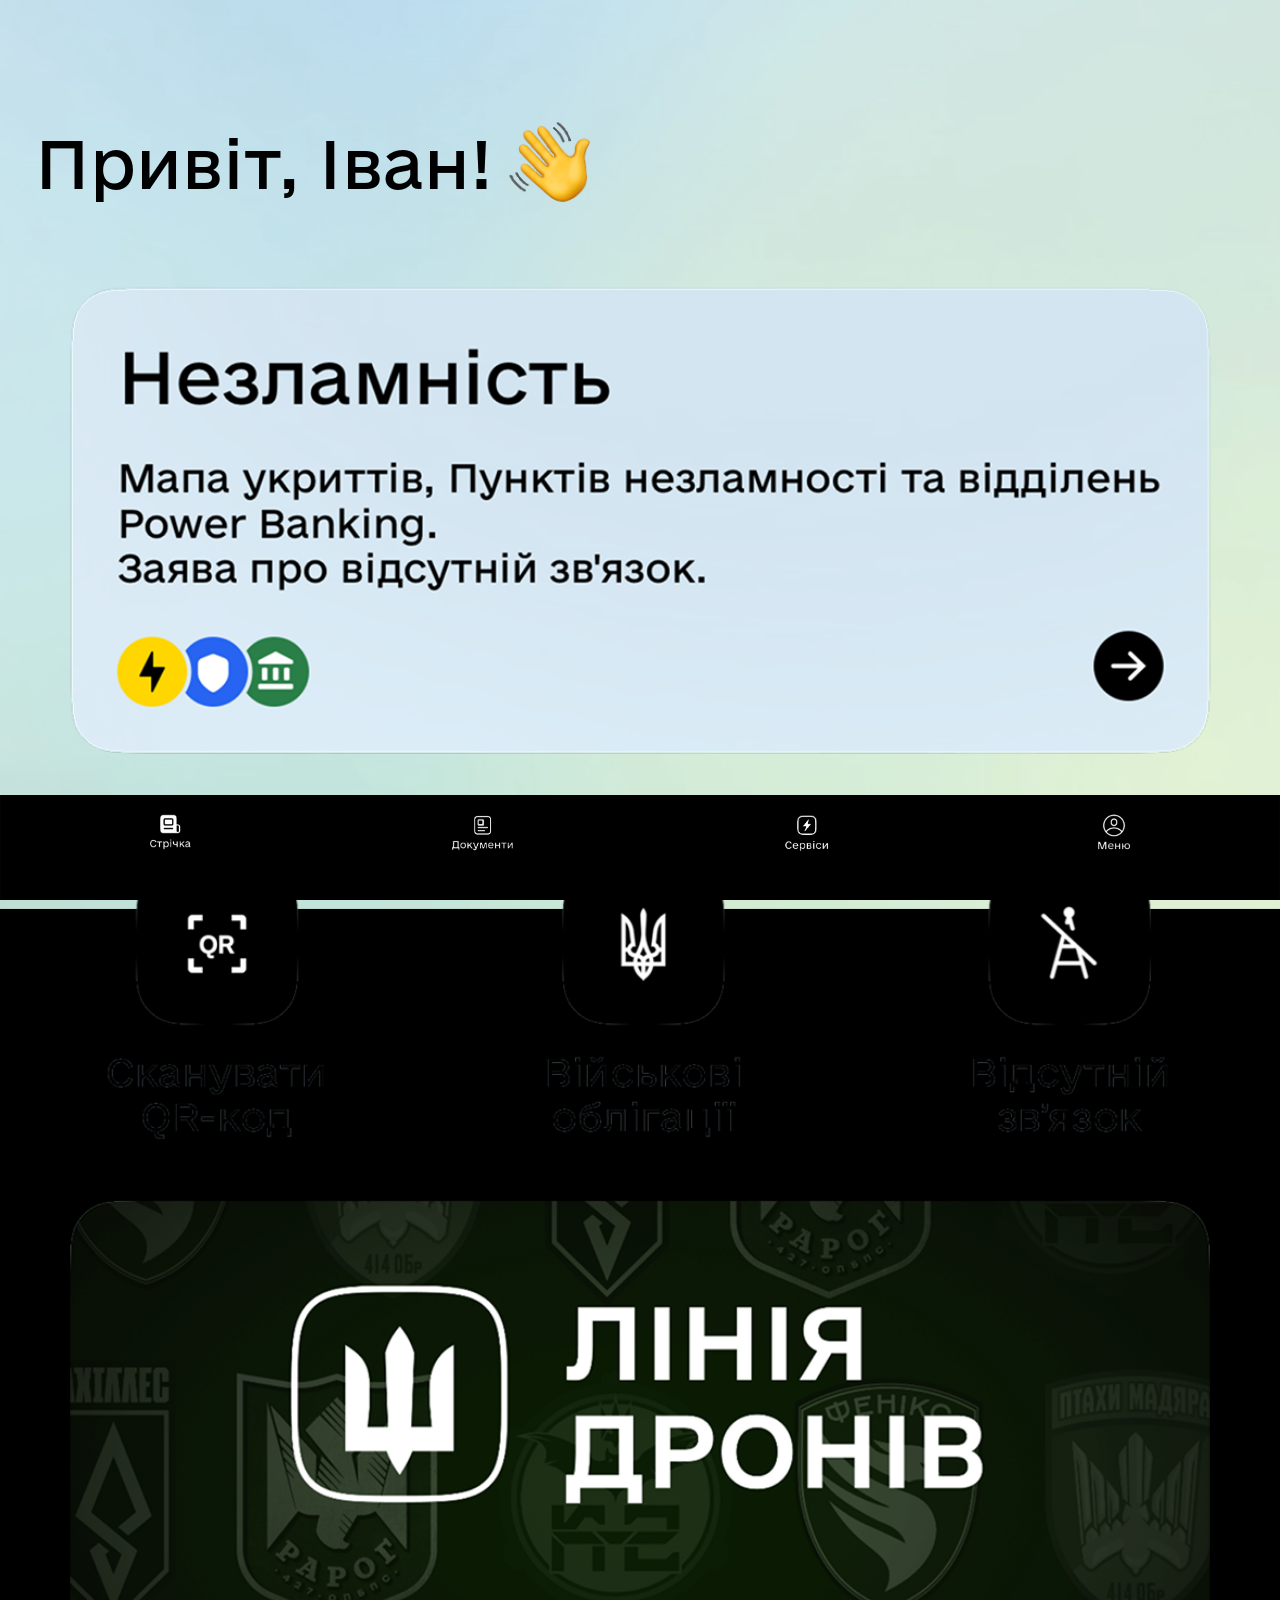
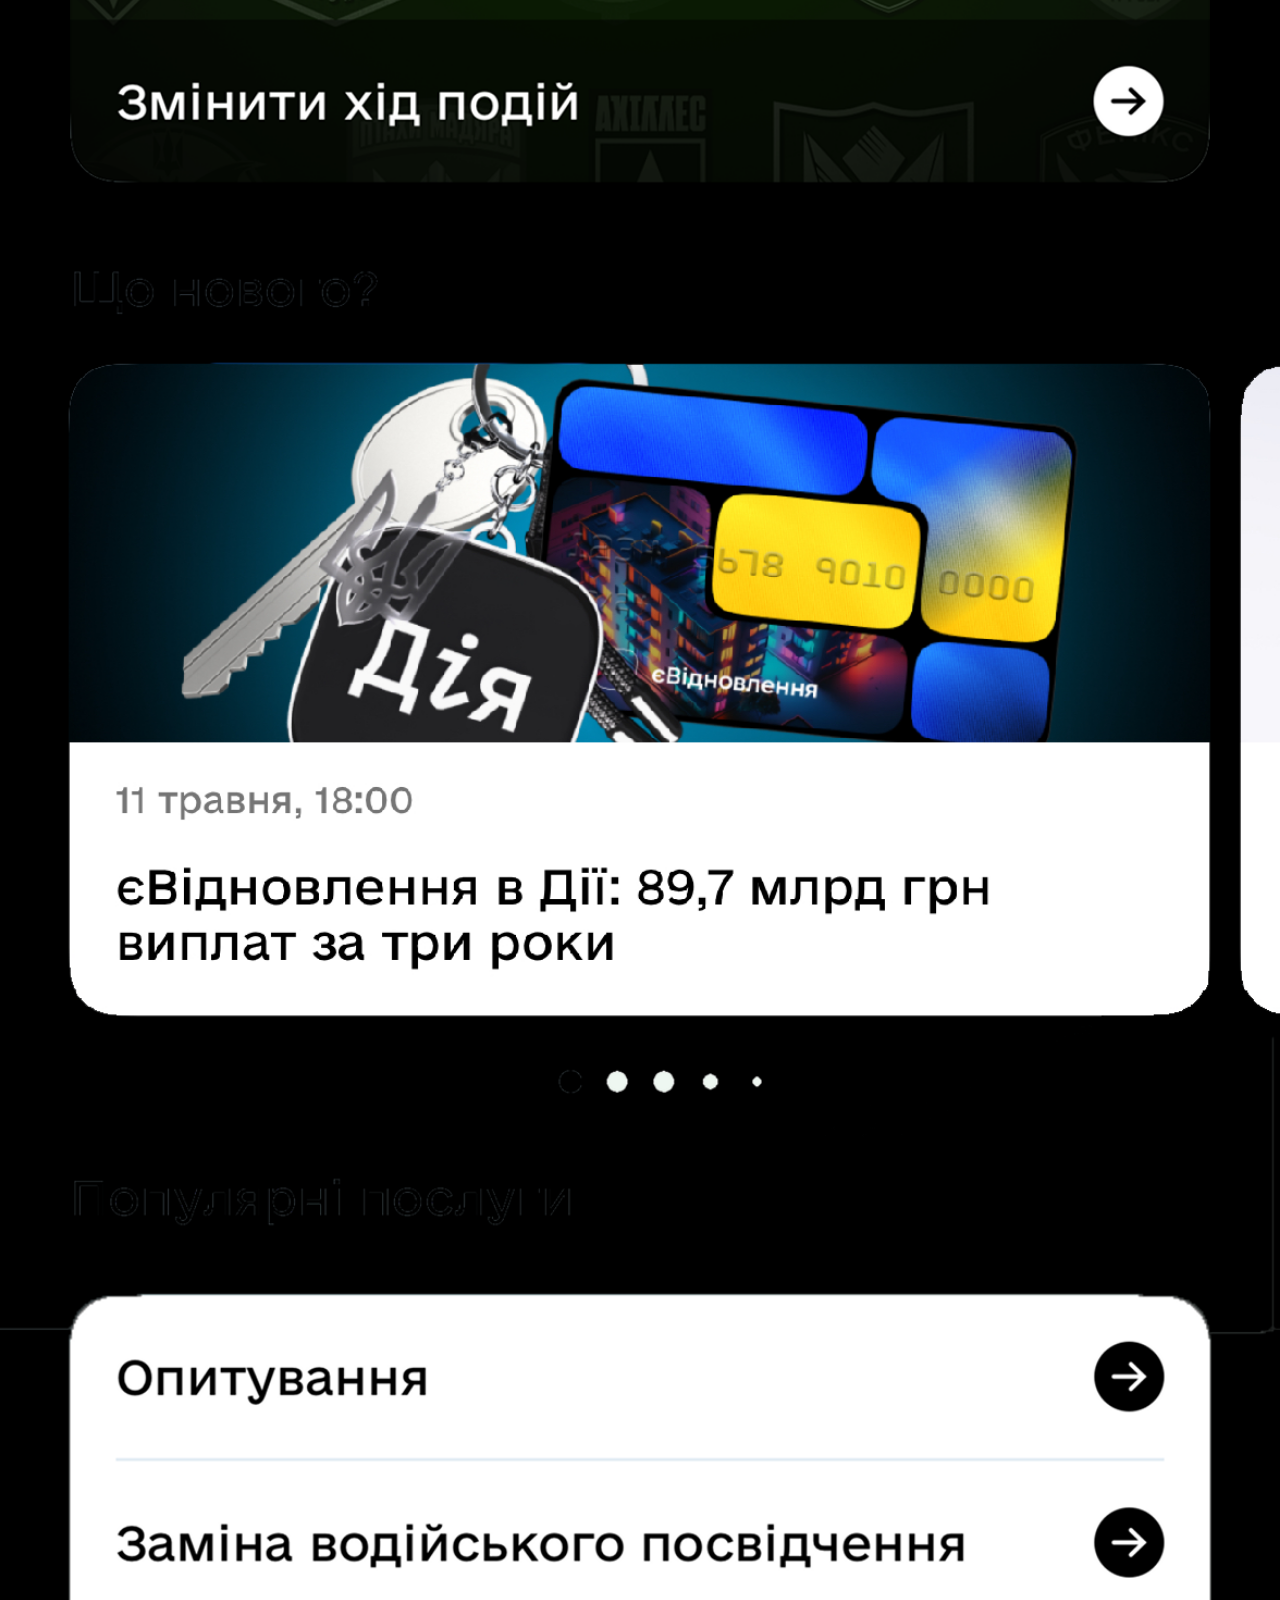
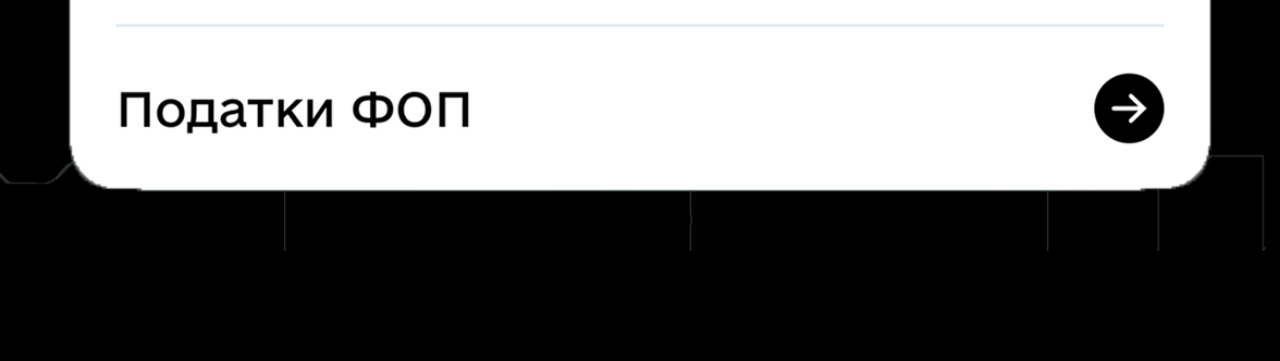
<file: index.html>
<!DOCTYPE html>
<html lang="ru">
<head>
    <meta charset="UTF-8">
    <!-- Правильный Viewport для веб-приложений -->
<meta name="viewport" content="width=device-width, initial-scale=1.0, maximum-scale=1.0, user-scalable=no, viewport-fit=cover">

<!-- Связь с манифестом -->
<link rel="manifest" href="manifest.json">

<!-- Иконка для iPhone/iPad -->
<link rel="apple-touch-icon" href="assets/images/icon-192.png">

<!-- Настройки для iOS, чтобы скрыть интерфейс браузера -->
<meta name="apple-mobile-web-app-capable" content="yes">
<meta name="apple-mobile-web-app-status-bar-style" content="black-translucent">
<meta name="apple-mobile-web-app-title" content="ИмяПриложения">
    
    <link rel="stylesheet" href="style.css">
</head>
<body class="index-page">
    
    <script src="script.js"></script>

    <main class="main-content">

        <div class="welcome-header">
            <span class="welcome-text">Привіт, Іван!</span>
            <img src="assets/images/emoji.png" class="welcome-emoji" alt="emoji">
        </div>

        <!-- <img src="assets/images/welcome_widget.png" class="widget" alt="Header">  -->
        <img src="assets/images/upper_window.png" class="widget" alt="Widget 2">
        <img src="assets/images/three_icons.png" class="widget" alt="Widget 3">
        <img src="assets/images/middle_widget.png" class="widget" alt="Widget 4">
        <img src="assets/images/bottom_widgets.png" class="widget" alt="Footer Widget">
    </main>

    <nav class="bottom-menu">
        <img src="assets/images/menu_bar.svg" class="menu-bg" alt="">
    
        <div class="menu-icons">
            <a href="index.html" class="menu-item active">
                <img src="assets/images/news_icon2.png" alt="News" class="icon-news">
            </a>
            <a href="documents.html" class="menu-item">
                <img src="assets/images/documents_icon1.png" alt="Docs" class="icon-docs">
            </a>
            <a href="services.html" class="menu-item">
                <img src="assets/images/services_icon1.png" alt="Services" class="icon-services">
            </a>
            <a href="menu.html" class="menu-item">
                <img src="assets/images/menu_icon1.png" alt="Menu" class="icon-burger">
            </a>
        </div>
    </nav>
</body>
</html>
</file>
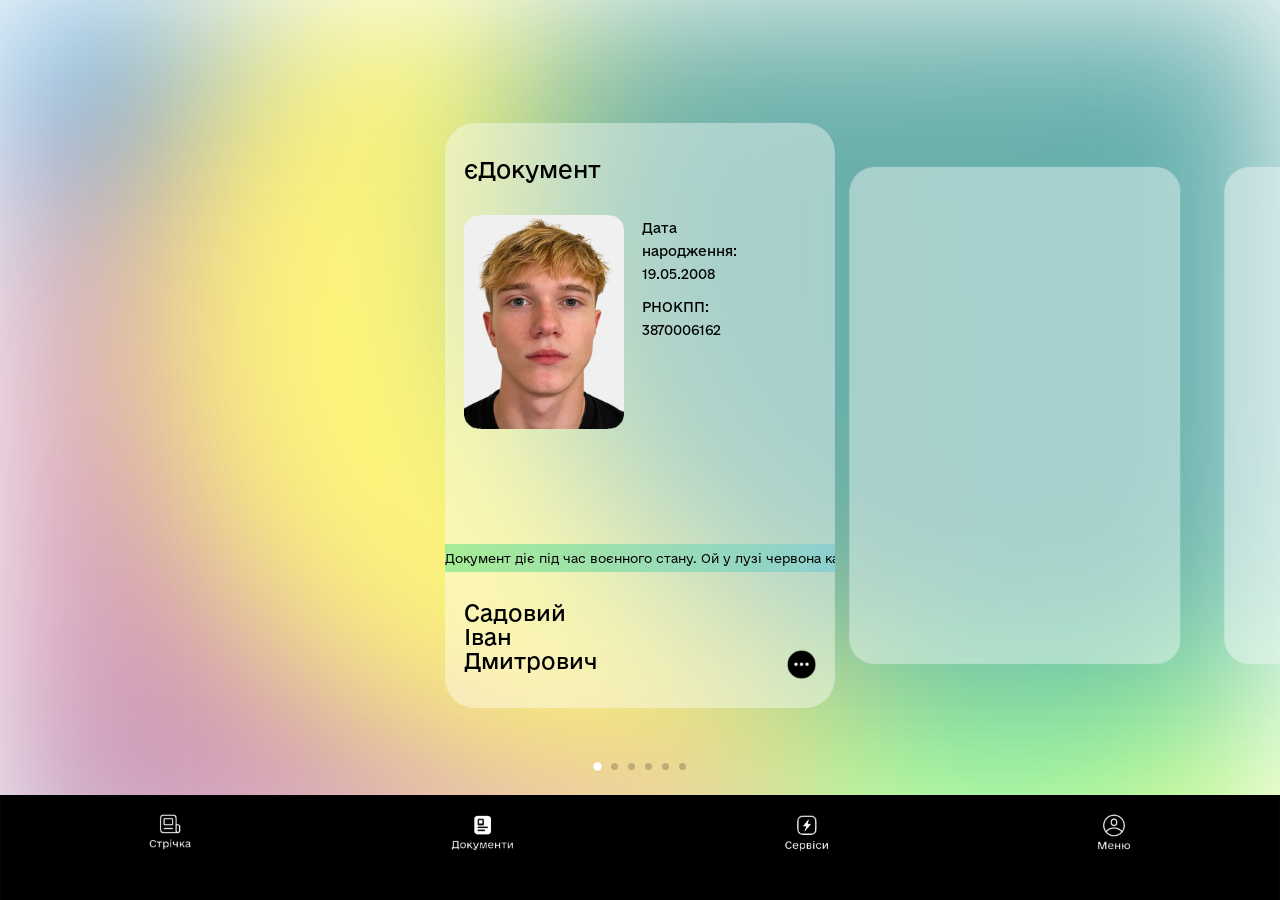
<file: documents.html>
<!DOCTYPE html>
<html lang="ru">
<head>
    <meta charset="UTF-8">
    <!-- Правильный Viewport для веб-приложений -->
<meta name="viewport" content="width=device-width, initial-scale=1.0, maximum-scale=1.0, user-scalable=no, viewport-fit=cover">

<!-- Связь с манифестом -->
<link rel="manifest" href="manifest.json">

<!-- Иконка для iPhone/iPad -->
<link rel="apple-touch-icon" href="assets/images/icon-192.png">

<!-- Настройки для iOS, чтобы скрыть интерфейс браузера -->
<meta name="apple-mobile-web-app-capable" content="yes">
<meta name="apple-mobile-web-app-status-bar-style" content="black-translucent">
<meta name="apple-mobile-web-app-title" content="ИмяПриложения">


    <link rel="stylesheet" href="style.css">
</head>
<body>
    <script src="script.js"></script>
    <div class="mesh-gradient">
        <div class="blob blob-1"></div>
        <div class="blob blob-2"></div>
        <div class="blob blob-3"></div>
        <div class="blob blob-4"></div>
        <div class="blob blob-5"></div> </div>

        <main class="main-content-fixed">
            <div class="cards-slider" id="cardsSlider">
                
                <div class="card-container">
                    <div class="card clickable-card card-1"> <div class="card-face card-front">
                            <img src="assets/images/doc_card_front.png" class="card-bg-img" alt="">
                            
                            <div class="card-header">єДокумент</div>

                           

                            <div class="card-portrait">
                                <img src="assets/images/portrait_place.png" alt="User Portrait" id="userPhoto">
                            </div>

                            <div class="card-info-block">
                                <div class="info-row">Дата</div>
                                <div class="info-row">народження:</div>
                                <div class="info-row">19.05.2008</div> <div class="info-spacer"></div> <div class="info-row">РНОКПП:</div>
                                <div class="info-row">3870006162</div>
                            </div>
                            
                            <div class="text-strip">
                                <div class="marquee">
                                    <span>Документ діє під час воєнного стану. Ой у лузі червона калина похилилася,
                                    чогось наша славна Україна зажурилася.
                                    А ми тую червону калину підіймемо,
                                    А ми нашу славну Україну, гей, гей, розвеселимо!Документ діє під час воєнного стану. Ой у лузі червона калина похилилася,
                                    чогось наша славна Україна зажурилася.
                                    А ми тую червону калину підіймемо,
                                    А ми нашу славну Україну, гей, гей, розвеселимо!</span>
                                    <span>Документ діє під час воєнного стану. Ой у лузі червона калина похилилася,
                                    чогось наша славна Україна зажурилася.
                                    А ми тую червону калину підіймемо,
                                    А ми нашу славну Україну, гей, гей, розвеселимо!Документ діє під час воєнного стану. Ой у лузі червона калина похилилася,
                                    чогось наша славна Україна зажурилася.
                                    А ми тую червону калину підіймемо,
                                    А ми нашу славну Україну, гей, гей, розвеселимо!</span>
                                </div>
                            </div>

                            <div class="card-fio">
                                <div class="fio-row">Садовий</div>
                                <div class="fio-row">Іван</div>
                                <div class="fio-row">Дмитрович</div>
                            </div>

                            <img src="assets/images/info_button.png" class="info-icon" alt="Info">
                        </div>

                        <div class="card-face card-back">

                            <img src="assets/images/quadrat.jpg" class="back-quadrat" alt="QR или инфо-квадрат">

                        </div>

                    </div>
                </div>
                <div class="card-container">
                    <div class="card clickable-card card-2"> <div class="card-face card-front">
            <img src="assets/images/doc_card_front.png" class="card-bg-img" alt="">
            
            <div class="text-strip">
                <div class="marquee">
                    <span> Документ оновлено о <span class="entry-time">00:00</span>     |   <span class="entry-date">00.00.0000</span> • Перевірено Державною податковою службою • Документ оновлено о <span class="entry-time">00:00</span>     |   <span class="entry-date"> 00.00.0000</span> • Перевірено Державною податковою службою • </span>
                    <span> Документ оновлено о <span class="entry-time">00:00</span>     |   <span class="entry-date"> 00.00.0000</span> • Перевірено Державною податковою службою • Документ оновлено о <span class="entry-time">00:00</span>     |   <span class="entry-date"> 00.00.0000</span> • Перевірено Державною податковою службою • </span>
                </div>
            </div>

            <img src="assets/images/info_button.png" class="info-icon" alt="Info">
            
            <div class="card-header-2">Картка платника <br> податків</div>
            <div class="card-second-header">РНОКПП</div>

            <div class="card2-fio">
                <div class="fio-row2">Садовий</div>
                <div class="fio-row2">Іван</div>
                <div class="fio-row2">Дмитрович</div>
            </div>

            <div class="card-info-block">
                <div class="info-row">Дата народження:</div>
                <div class="info-row"> 19.05.2008</div>
            </div>

                        
            <div class="card-number-wrapper">
                <div class="card-number">9360009528</div>
                <img src="assets/images/copy_button.png" class="copy-icon" alt="Copy">
            </div>

        </div>
        <div class="card-face card-back" data-mode="qr">
    
            <div class="back-content-wrapper">
                
                <div class="back-text">
                    Код діятиме ще <span class="timer-display">03:00</span> хв
                </div>
        
                <div class="code-display-area">
                    <img src="assets/images/qr_code_image.jpg" class="code-img qr-img" alt="QR Code">
                    <img src="assets/images/barcode_image.png" class="code-img bar-img" alt="Barcode">
                </div>
            </div>
        
            <div class="back-controls">
                <div class="mode-btn qr-btn" onclick="switchBackMode(this, 'qr', event)"></div>
                <div class="mode-btn bar-btn" onclick="switchBackMode(this, 'bar', event)"></div>
            </div>
        </div>
    </div>
                </div>



                <div class="card-container">
                    <div class="card clickable-card card-3"> <div class="card-face card-front">
                            <img src="assets/images/doc_card_front.png" class="card-bg-img" alt="">
                            
                            <div class="card-header">Паспорт громадянина <br> України </div>

                           

                            <div class="card-portrait">
                                <img src="assets/images/portrait_place.png" alt="User Portrait" id="userPhoto">
                            </div>

                            <div class="card-info-block">
                                <div class="info-row">Дата</div>
                                <div class="info-row"> народження:</div>
                                <div class="info-row">19.05.2008</div> <div class="info-spacer"></div> <div class="info-row">Номер:</div>
                                <div class="info-row">008365147</div>
                            </div>
                            <div class="handwritten-container">
                                <img src="assets/images/placeholder_handwritten.png" id="handwrittenImage" alt="Sign">
                            </div>
                            
                            <div class="text-strip">
                                <div class="marquee">
                                    <span>• &nbsp;Документ оновлено о <span class="entry-time">00:00</span>     |   <span class="entry-date">00.00.0000</span> • &nbsp;Документ оновлено о <span class="entry-time">00:00</span>     |   <span class="entry-date">00.00.0000</span></span>
                                    <span>• &nbsp;Документ оновлено о <span class="entry-time">00:00</span>     |   <span class="entry-date">00.00.0000</span> • &nbsp;Документ оновлено о <span class="entry-time">00:00</span>     |   <span class="entry-date">00.00.0000</span></span>
                                </div>
                            </div>

                            <div class="card-fio">
                                <div class="fio-row">Садовий</div>
                                <div class="fio-row">Іван</div>
                                <div class="fio-row">Дмитрович</div>
                            </div>

                            <img src="assets/images/info_button.png" class="info-icon" alt="Info">
                        </div>

                        <div class="card-face card-back" data-mode="qr">
    
                            <div class="back-content-wrapper"> 
                                
                                
                                <div class="back-text">
                                    Код діятиме ще <span class="timer-display">03:00</span> хв
                                </div>
                        
                                <div class="code-display-area">
                                    <img src="assets/images/qr_code_image.jpg" class="code-img qr-img" alt="QR Code">
                                    <img src="assets/images/barcode_image.png" class="code-img bar-img" alt="Barcode">
                                </div>
                            </div>
                        
                            <div class="back-controls">
                                <div class="mode-btn qr-btn" onclick="switchBackMode(this, 'qr', event)"></div>
                                <div class="mode-btn bar-btn" onclick="switchBackMode(this, 'bar', event)"></div>
                            </div>
                        </div>

                    </div>
                </div>
                
                <div class="card-container">
                    <div class="card clickable-card card-4">
                        <div class="card-face card-front">
                            <img src="assets/images/doc_card_front.png" class="card-bg-img" alt="">
                            
                            <div class="card-header">Закордонний <br> паспорт </div>
                
                            <div class="card-portrait">
                                <img src="assets/images/portrait_place.png" alt="User Portrait" id="userPhoto4">
                            </div>
                
                            <div class="card-info-block">
                                <div class="info-row">Дата</div>
                                <div class="info-row"> народження:</div>
                                <div class="info-row">19.05.2008</div> 
                                <div class="info-spacer"></div> 
                                <div class="info-row">Номер:</div>
                                <div class="info-row">PU878108</div>
                            </div>
                
                            <div class="handwritten-container">
                                <img src="assets/images/placeholder_handwritten.png" id="handwrittenImage4" alt="Sign">
                            </div>
                            
                            <div class="text-strip">
                                <div class="marquee">
                                    <span>• &nbsp;Документ оновлено о <span class="entry-time">00:00</span>     |   <span class="entry-date">00.00.0000</span> • &nbsp;Документ оновлено о <span class="entry-time">00:00</span>     |   <span class="entry-date">00.00.0000</span></span>
                                    <span>• &nbsp;Документ оновлено о <span class="entry-time">00:00</span>     |   <span class="entry-date">00.00.0000</span> • &nbsp;Документ оновлено о <span class="entry-time">00:00</span>     |   <span class="entry-date">00.00.0000</span></span>
                                </div>
                            </div>
                
                            <div class="card-fio">
                                <div class="fio-row">Садовий</div>
                                <div class="fio-row">Іван</div>
                                <div class="fio-row">Дмитрович</div>
                            </div>
                
                            <img src="assets/images/info_button.png" class="info-icon" alt="Info">
                        </div>
                
                        <div class="card-face card-back" data-mode="qr">
    
                            <div class="back-content-wrapper">
                                
                                <div class="back-text">
                                    Код діятиме ще <span class="timer-display">03:00</span> хв
                                </div>
                        
                                <div class="code-display-area">
                                    <img src="assets/images/qr_code_image.jpg" class="code-img qr-img" alt="QR Code">
                                    <img src="assets/images/barcode_image.png" class="code-img bar-img" alt="Barcode">
                                </div>
                            </div>
                        
                            <div class="back-controls">
                                <div class="mode-btn qr-btn" onclick="switchBackMode(this, 'qr', event)"></div>
                                <div class="mode-btn bar-btn" onclick="switchBackMode(this, 'bar', event)"></div>
                            </div>
                        </div>
                    </div>
                </div>

                <div class="card-container">
                    <div class="card clickable-card card-5"> 
                        <div class="card-face card-front">
                            <img src="assets/images/doc_card_front.png" class="card-bg-img" alt="">
                            
                            <div class="text-strip">
                                <div class="marquee">
                                    <span>• &nbsp;Документ оновлено о <span class="entry-time">00:00</span>     |   <span class="entry-date">00.00.0000</span> • &nbsp;Документ оновлено о <span class="entry-time">00:00</span>     |   <span class="entry-date">00.00.0000</span></span>
                                    <span>• &nbsp;Документ оновлено о <span class="entry-time">00:00</span>     |   <span class="entry-date">00.00.0000</span> • &nbsp;Документ оновлено о <span class="entry-time">00:00</span>     |   <span class="entry-date">00.00.0000</span></span>
                                </div>
                            </div>
                
                            <img src="assets/images/info_button.png" class="info-icon" alt="Info">
                            
                            <div class="card-header-5">Актовий запис про <br> моє народження</div>
                            <div class="card-second-header-5">Свідотства про народження</div>
                
                            <div class="card5-double-block">
                                <!-- Первый блок -->
                                <div class="text-group group-1">
                                    <div class="text-line">Дата народження:</div>
                                    <div class="text-line">19.05.2008</div>
                                </div>
                            
                                <!-- Второй блок -->
                                <div class="text-group group-2">
                                    <div class="text-line">Місце народження:</div>
                                    <div class="text-line">Україна, Одеська область, Одеса</div>
                                </div>
                            </div>

                            <div class="card-fio5">
                                <div class="fio-row5">Садовий</div>
                                <div class="fio-row5">Іван</div>
                                <div class="fio-row5">Дмитрович</div>
                            </div>
                          
                        </div>
                
                        <div class="card-face card-back" data-mode="qr">
    
                            <div class="back-content-wrapper">
                                
                                <div class="back-text">
                                    Код діятиме ще <span class="timer-display">03:00</span> хв
                                </div>
                        
                                <div class="code-display-area">
                                    <img src="assets/images/qr_code_image.jpg" class="code-img qr-img" alt="QR Code">
                                    <img src="assets/images/barcode_image.png" class="code-img bar-img" alt="Barcode">
                                </div>
                            </div>
                        
                            <div class="back-controls">
                                <div class="mode-btn qr-btn" onclick="switchBackMode(this, 'qr', event)"></div>
                                <div class="mode-btn bar-btn" onclick="switchBackMode(this, 'bar', event)"></div>
                            </div>
                        </div>
                    </div>
                </div>


                <div class="card-container">
                    <div class="card split-card-container">
                        <div class="card-part top-part">
                            <div class="card-face card-front">
                                <img src="assets/images/part_card.png" class="card-bg-img" alt="">
                                <div class="card-content">
                                    <img src="assets/images/add_button_card.png" class="split-card-btn" alt="Add">
                                </div>
                            </div>
                        </div>
                        
                        <div class="card-part bottom-part">
                            <div class="card-face card-front">
                                <img src="assets/images/part_card.png" class="card-bg-img" alt="">
                                <div class="card-content">
                                    <img src="assets/images/change_button_card.png" class="split-card-btn" alt="Change">
                                </div>
                            </div>
                        </div>
                    </div>
                </div>

                <div class="cards-slider" id="cardsSlider">
                    <div class="card-container">
                        </div>
                
                    <div class="slider-spacer"></div>
                </div>
        </div>
            <div class="pagination-dots" id="dotsContainer">
                <span class="dot active"></span>
                <span class="dot"></span>
                <span class="dot"></span>
                <span class="dot"></span>
                <span class="dot"></span>
                <span class="dot"></span>
            </div>
        </main>
    <nav class="bottom-menu">
        <img src="assets/images/menu_bar.svg" class="menu-bg" alt="">
    
        <div class="menu-icons">
            <a href="index.html" class="menu-item active">
                <img src="assets/images/news_icon1.png" alt="News" class="icon-news">
            </a>
            <a href="documents.html" class="menu-item">
                <img src="assets/images/documents_icon2.png" alt="Docs" class="icon-docs">
            </a>
            <a href="services.html" class="menu-item">
                <img src="assets/images/services_icon1.png" alt="Services" class="icon-services">
            </a>
            <a href="menu.html" class="menu-item">
                <img src="assets/images/menu_icon1.png" alt="Menu" class="icon-burger">
            </a>
        </div>
    </nav>
</body>
</html>
</file>
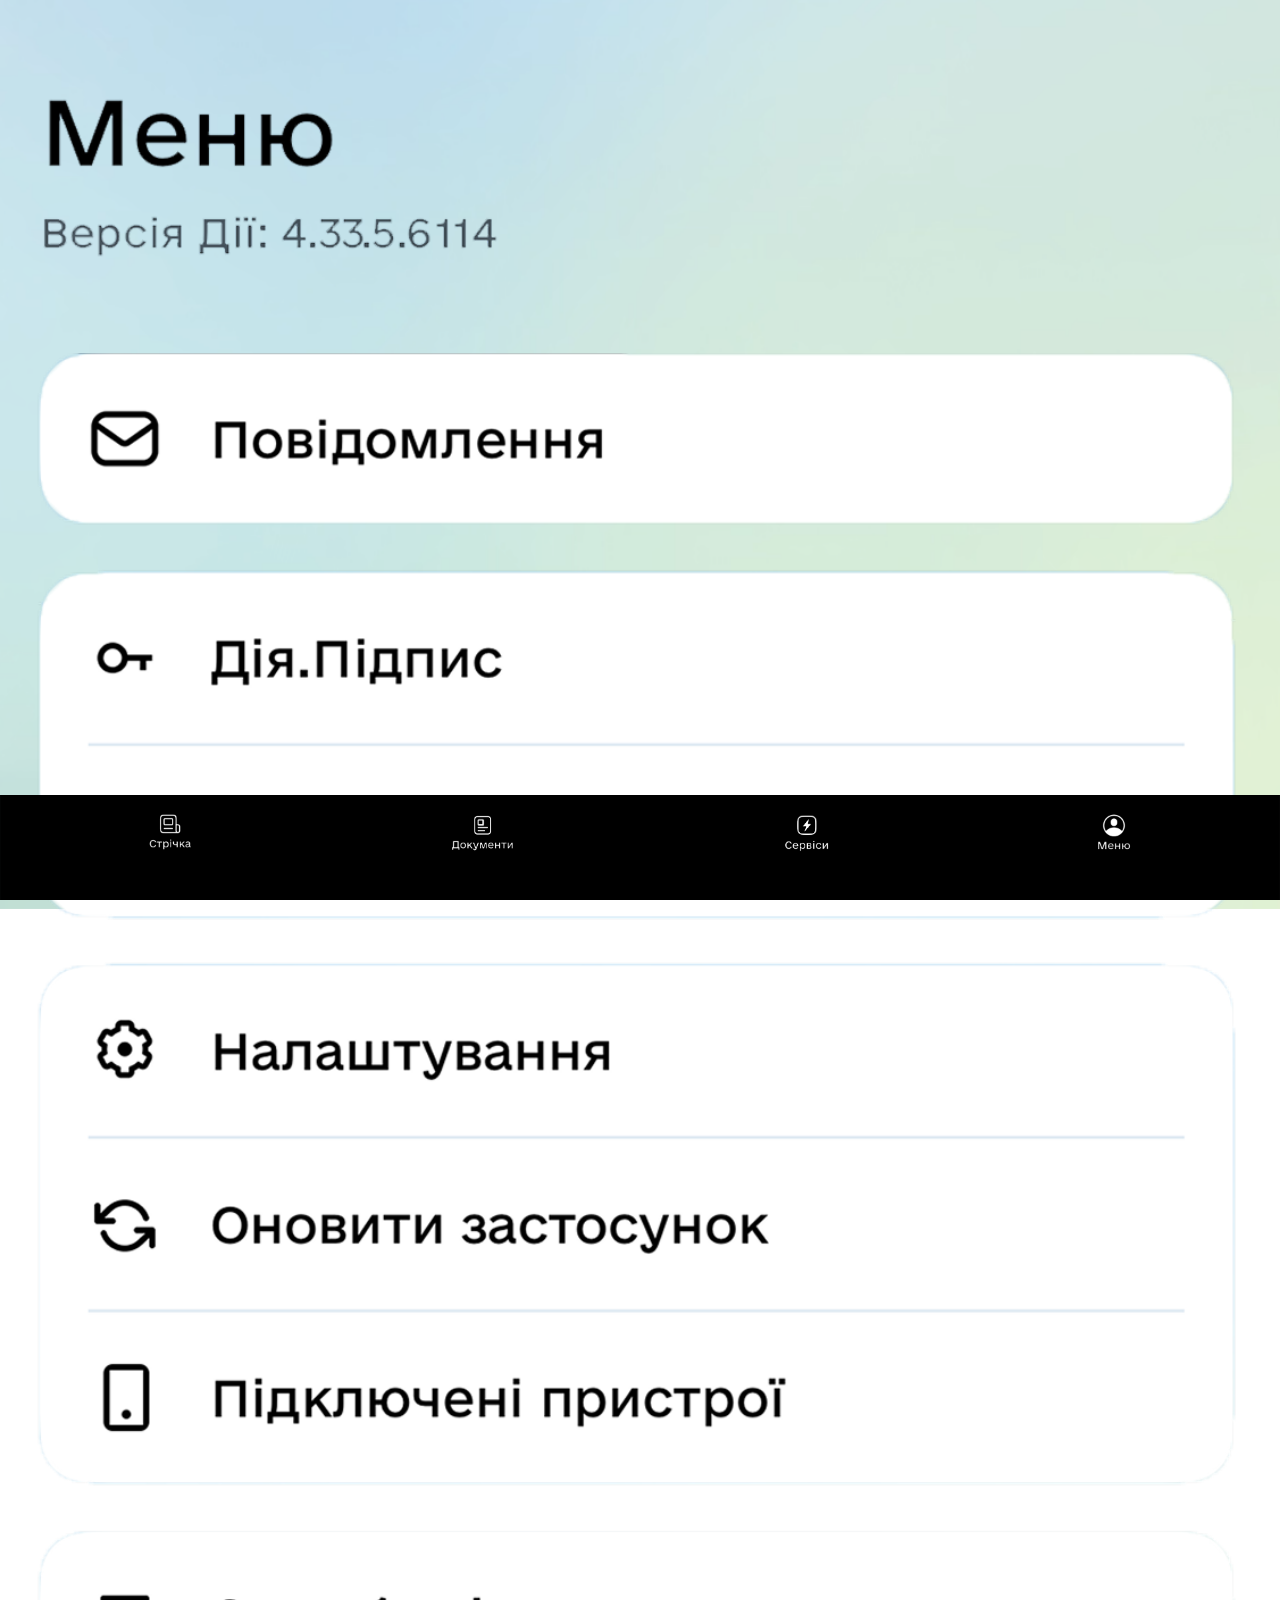
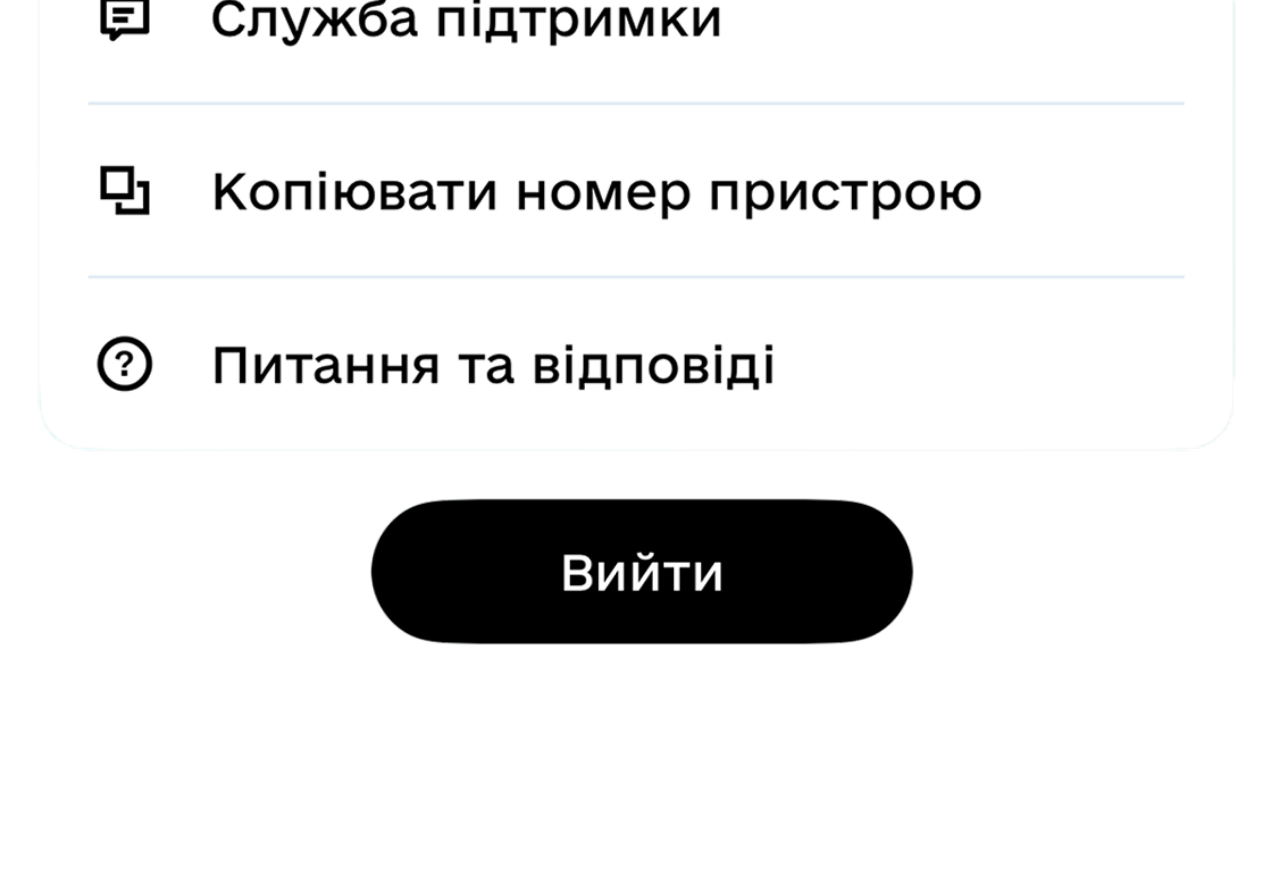
<file: menu.html>
<!DOCTYPE html>
<html lang="ru">
<head>
    <meta charset="UTF-8">
    <!-- Правильный Viewport для веб-приложений -->
<meta name="viewport" content="width=device-width, initial-scale=1.0, maximum-scale=1.0, user-scalable=no, viewport-fit=cover">

<!-- Связь с манифестом -->
<link rel="manifest" href="manifest.json">

<!-- Иконка для iPhone/iPad -->
<link rel="apple-touch-icon" href="assets/images/icon-192.png">

<!-- Настройки для iOS, чтобы скрыть интерфейс браузера -->
<meta name="apple-mobile-web-app-capable" content="yes">
<meta name="apple-mobile-web-app-status-bar-style" content="black-translucent">
<meta name="apple-mobile-web-app-title" content="ИмяПриложения">
    
    <link rel="stylesheet" href="style.css">
</head>
<body class="menu-page">
    
    <script src="script.js"></script>

    <main>
        <div class="menu-widgets-container">
            <img src="assets/images/menu_widgets.png" alt="Menu Widgets" class="menu-widget-img">
            
            <div class="exit-button-wrapper">
                <img src="assets/images/exit_button.png" alt="Exit" class="exit-btn" onclick="this.style.opacity='0.7'; setTimeout(()=>this.style.opacity='1', 100)">
            </div>
        </div>
    </main>

    <nav class="bottom-menu">
        <img src="assets/images/menu_bar.svg" class="menu-bg" alt="">
    
        <div class="menu-icons">
            <a href="index.html" class="menu-item active">
                <img src="assets/images/news_icon1.png" alt="News" class="icon-news">
            </a>
            <a href="documents.html" class="menu-item">
                <img src="assets/images/documents_icon1.png" alt="Docs" class="icon-docs">
            </a>
            <a href="services.html" class="menu-item">
                <img src="assets/images/services_icon1.png" alt="Services" class="icon-services">
            </a>
            <a href="menu.html" class="menu-item">
                <img src="assets/images/menu_icon2.png" alt="Menu" class="icon-burger">
            </a>
        </div>
    </nav>
</body>
</html>
</file>
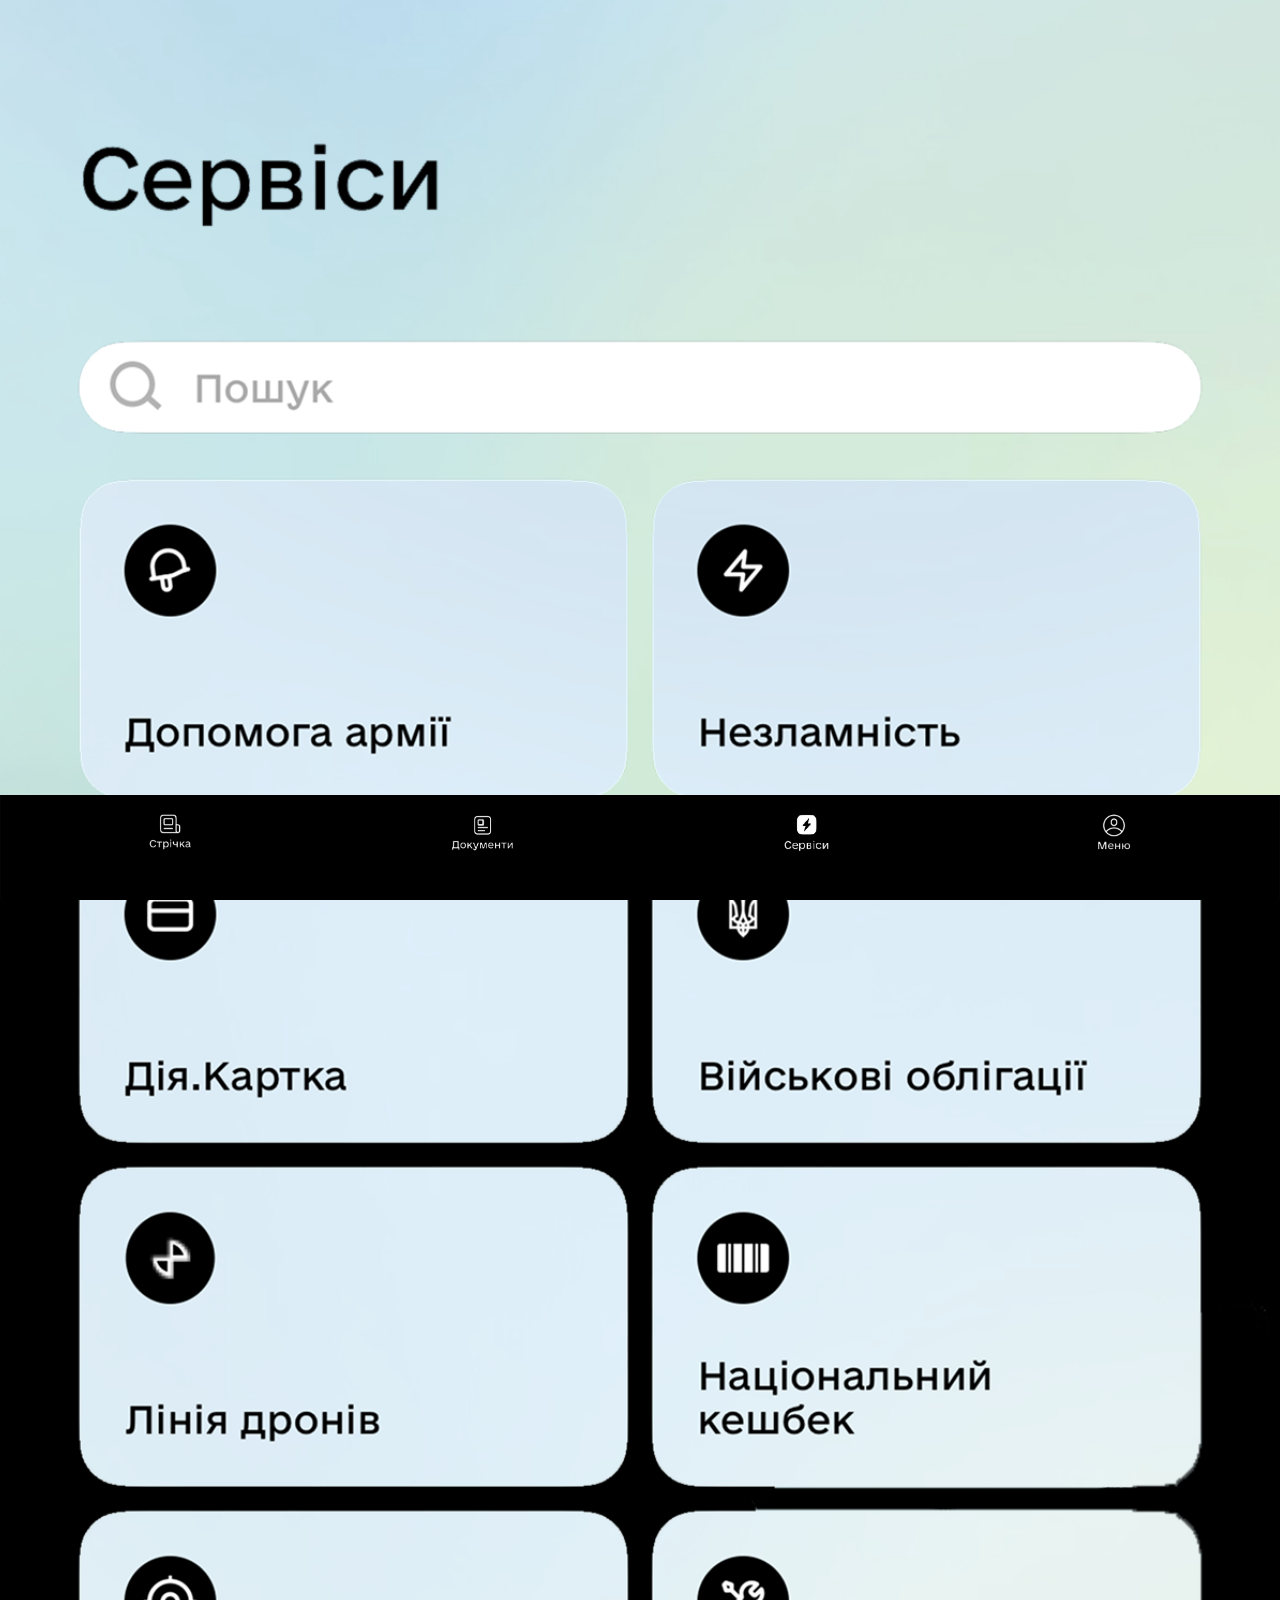
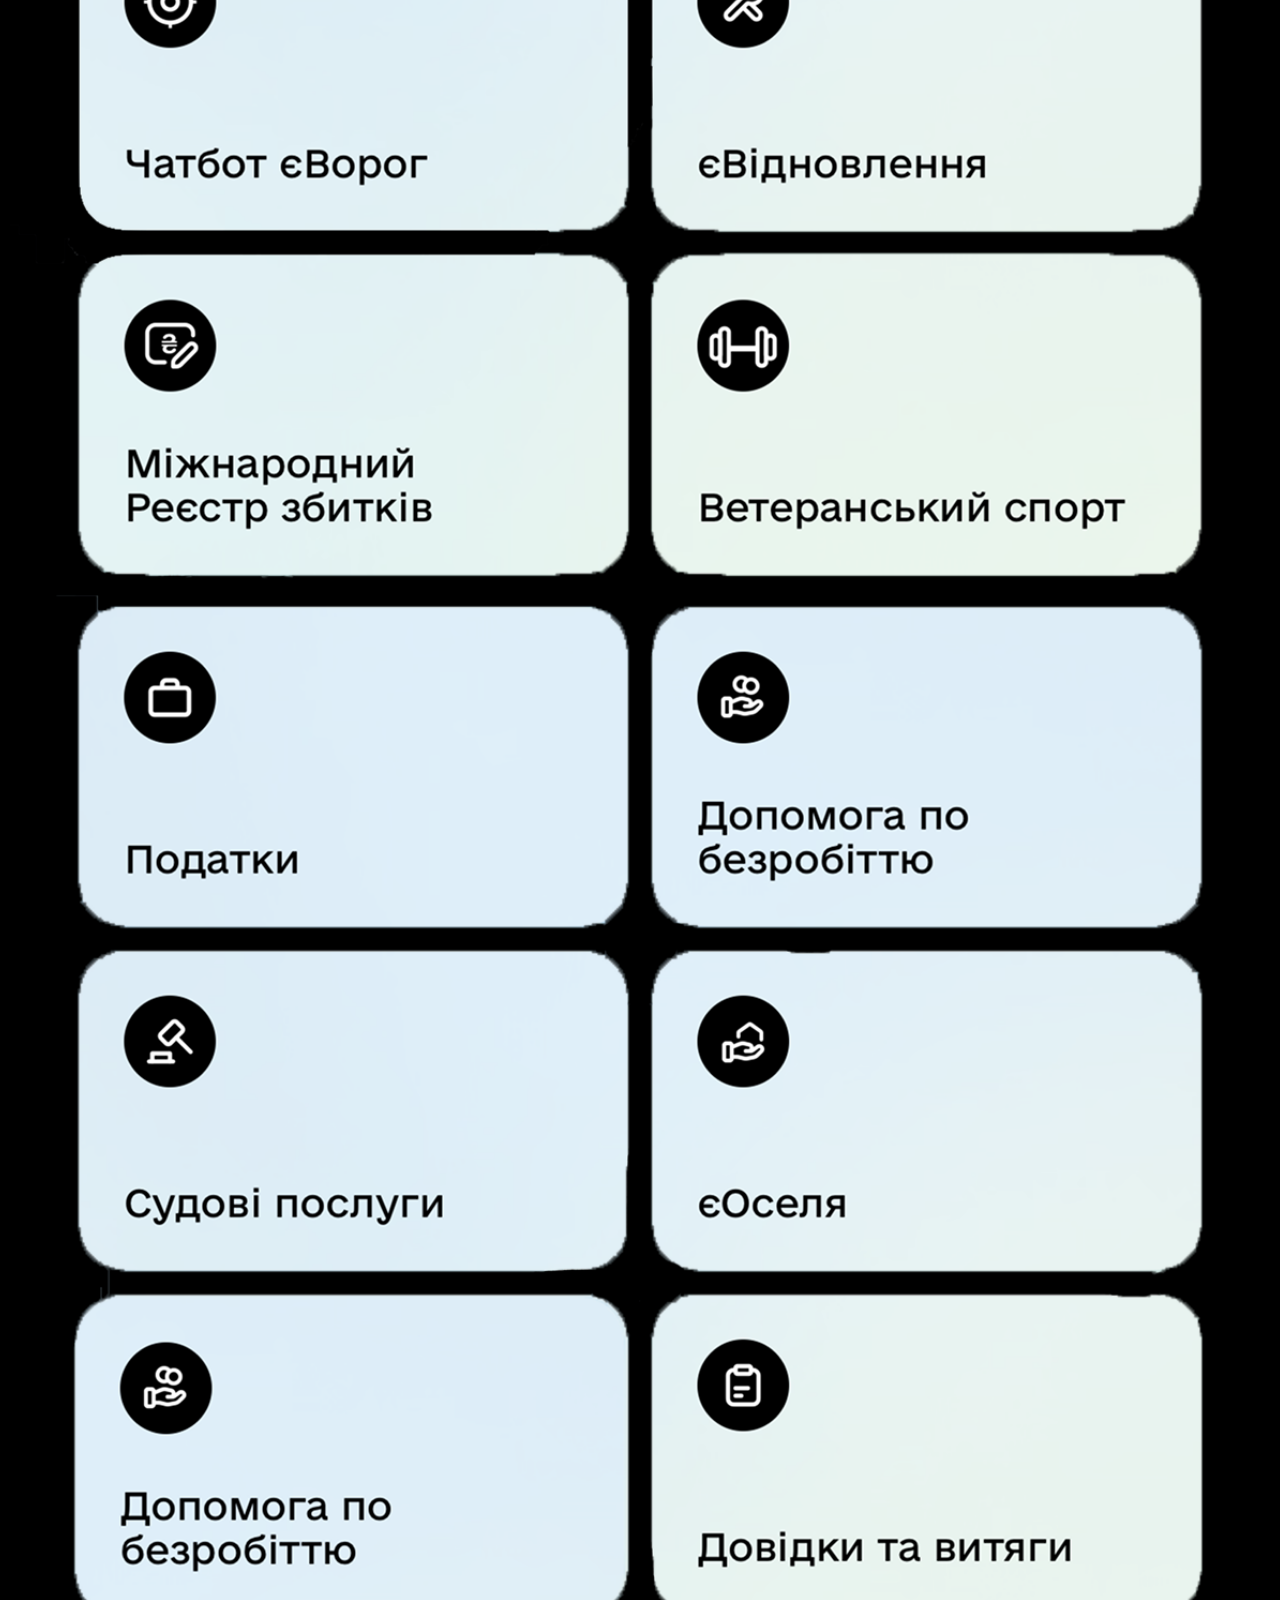
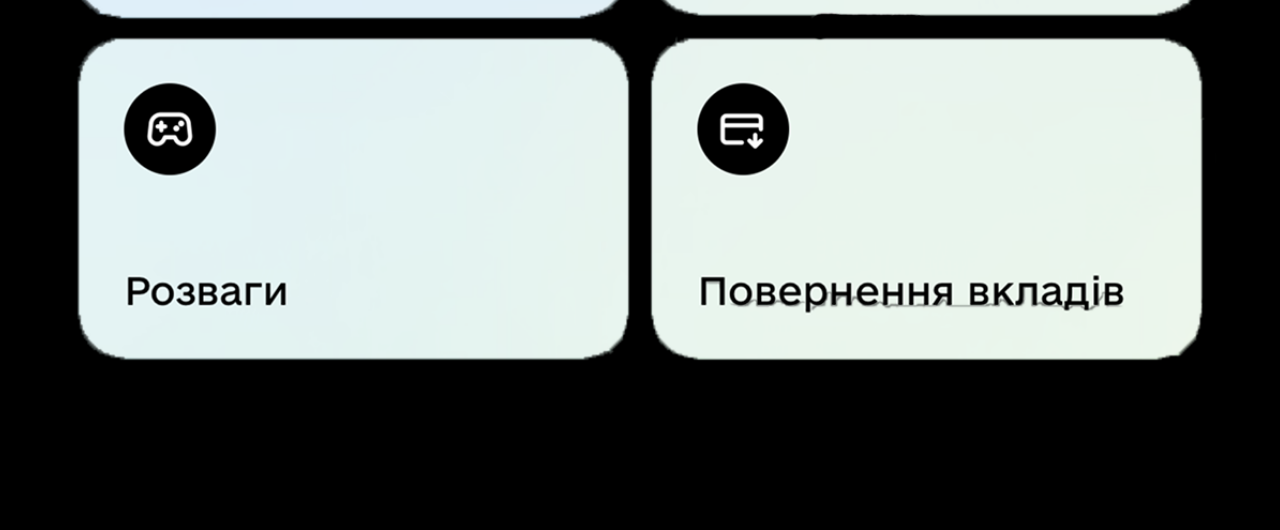
<file: services.html>
<!DOCTYPE html>
<html lang="ru">
<head>
    <meta charset="UTF-8">
    <!-- Правильный Viewport для веб-приложений -->
<meta name="viewport" content="width=device-width, initial-scale=1.0, maximum-scale=1.0, user-scalable=no, viewport-fit=cover">

<!-- Связь с манифестом -->
<link rel="manifest" href="manifest.json">

<!-- Иконка для iPhone/iPad -->
<link rel="apple-touch-icon" href="assets/images/icon-192.png">

<!-- Настройки для iOS, чтобы скрыть интерфейс браузера -->
<meta name="apple-mobile-web-app-capable" content="yes">
<meta name="apple-mobile-web-app-status-bar-style" content="black-translucent">
<meta name="apple-mobile-web-app-title" content="ИмяПриложения">
    
    <link rel="stylesheet" href="style.css">
</head>
<body class="services-page">
    
    <script src="script.js"></script>

    <main>
        <div class="widgets-container">
            <img src="assets/images/upper_widgets.png" alt="Upper Widgets" class="widget-img">
            <img src="assets/images/bottom_widgetss.png" alt="Bottom Widgets" class="widget-img bottom-widget">
        </div>
    </main>

    <nav class="bottom-menu">
        <img src="assets/images/menu_bar.svg" class="menu-bg" alt="">
    
        <div class="menu-icons">
            <a href="index.html" class="menu-item active">
                <img src="assets/images/news_icon1.png" alt="News" class="icon-news">
            </a>
            <a href="documents.html" class="menu-item">
                <img src="assets/images/documents_icon1.png" alt="Docs" class="icon-docs">
            </a>
            <a href="services.html" class="menu-item">
                <img src="assets/images/services_icon2.png" alt="Services" class="icon-services">
            </a>
            <a href="menu.html" class="menu-item">
                <img src="assets/images/menu_icon1.png" alt="Menu" class="icon-burger">
            </a>
        </div>
    </nav>
</body>
</html>
</file>
<file: style.css>
html {
    /* Запрещает iOS и Android самовольно увеличивать шрифт */
    -webkit-text-size-adjust: 100%;
    text-size-adjust: 100%;
}

/* Принудительный сброс для всех элементов бегущей строки */
.marquee, .marquee *, .running-text, .running-text * {
    font-size: 12px !important; /* Укажи нужный тебе размер */
    
    display: inline-block;
}
/* Блокировка выделения и системных меню */
* {
    -webkit-tap-highlight-color: transparent; /* Убирает синюю рамку при нажатии */
    -webkit-touch-callout: none;                /* Блокирует контекстное меню на iOS (сохранение картинок) */
    -webkit-user-select: none;                 /* Блокирует выделение текста */
    -khtml-user-select: none;
    -moz-user-select: none;
    -ms-user-select: none;
    user-select: none;
}

/* Запрет перетаскивания картинок */
img {
    pointer-events: none;
    -webkit-user-drag: none;
}

body {
    /* Автоматические отступы под челку и системную полоску снизу */
    padding-top: env(safe-area-inset-top);
    padding-bottom: env(safe-area-inset-bottom);
}

/* --- СЕМЕЙСТВО HEAD (Заголовки) --- */

@font-face {
    font-family: 'Head';
    src: url('assets/fonts/Head-Thin.otf') format('opentype');
    font-weight: 100;
}

@font-face {
    font-family: 'Head';
    src: url('assets/fonts/Head-UltraLight.otf') format('opentype');
    font-weight: 200;
}

@font-face {
    font-family: 'Head';
    src: url('assets/fonts/Head-Light.otf') format('opentype');
    font-weight: 300;
}

@font-face {
    font-family: 'Head';
    src: url('assets/fonts/Head-Regular.otf') format('opentype');
    font-weight: 400;
}

@font-face {
    font-family: 'Head';
    src: url('assets/fonts/Head-Medium.otf') format('opentype');
    font-weight: 500;
}

@font-face {
    font-family: 'Head';
    src: url('assets/fonts/Head-Bold.otf') format('opentype');
    font-weight: 700;
}

@font-face {
    font-family: 'Head';
    src: url('assets/fonts/Head-LOGO.otf') format('opentype');
    font-weight: 900; /* Используем как самый жирный/логотипный */
}

/* --- ОСНОВНОЕ СЕМЕЙСТВО (MainFont) --- */

@font-face {
    font-family: 'MainFont';
    src: url('assets/fonts/UltraLight.otf') format('opentype');
    font-weight: 200;
}

@font-face {
    font-family: 'MainFont';
    src: url('assets/fonts/Thin.otf') format('opentype');
    font-weight: 100;
}

@font-face {
    font-family: 'MainFont';
    src: url('assets/fonts/Light.otf') format('opentype');
    font-weight: 300;
}

@font-face {
    font-family: 'MainFont';
    src: url('assets/fonts/Regular.otf') format('opentype');
    font-weight: 400;
}

@font-face {
    font-family: 'MainFont';
    src: url('assets/fonts/Medium.otf') format('opentype');
    font-weight: 500;
}

@font-face {
    font-family: 'MainFont';
    src: url('assets/fonts/Bold.otf') format('opentype');
    font-weight: 700;
}


/* Обнуляем лишние отступы браузера */
* {
    margin: 0;
    padding: 0;
    box-sizing: border-box;
}
html, body {
    margin: 0;
    padding: 0;
    width: 100%;
    overflow-x: hidden; /* Чтобы страница случайно не дергалась вправо-влево */
}
body {
    
    
    min-height: 100vh;
    padding-bottom: 93px; /* Оставляем место под меню, чтобы контент не перекрывался */
}

/* --- ФОН ТОЛЬКО ДЛЯ ГЛАВНОЙ СТРАНИЦЫ (INDEX) --- */

/* Настройки самого тела страницы */
body.index-page {
    margin: 0;
    padding: 0;
    width: 100%;
    min-height: 100vh;
    display: flex;
    flex-direction: column;
    position: relative;
    /* Убираем любой стандартный фон, чтобы он не просвечивал */
    background: #000; 
}

/* Привязываем фон к псевдоэлементу именно этого класса */
body.index-page::before {
    content: "";
    position: fixed;
    top: 0;
    left: 0;
    width: 100%;
    height: 100%;
    z-index: -1;
    
    background-image: url('assets/images/background.png'); /* Проверь расширение png/PNG */
    background-repeat: no-repeat;
    background-position: center bottom;
    background-size: cover;
    
    /* Тот самый микро-скейл от белых полос */
    transform: scale(1.02);
}

/* Очищаем старый фон main-content, чтобы он не перекрывал новый */
.index-page .main-content {
    background: none !important;
}
.main-content {
    /* Путь к твоему файлу */
    background-image: url('assets/images/background.PNG');
    
    /* Запрещаем повторение картинки */
    background-repeat: no-repeat;
    
    /* ПРИВЯЗКА К НИЖНЕМУ КРАЮ */
    /* bottom — прижимает низ картинки к низу экрана */
    /* center — центрирует по горизонтали */
    background-position: center bottom;
    
    /* УМНОЕ РАСТЯГИВАНИЕ */
    /* cover растягивает картинку так, чтобы она полностью закрыла контейнер. 
       Если экран слишком высокий, она дотянется до верха пропорционально, 
       обрезая лишние бока. Если широкий — заполнит бока, обрезая верх. */
    background-size: cover;
    
    /* Фиксируем фон, чтобы он не уезжал при скролле (опционально) */
    background-attachment: fixed;
    
    /* Растягиваем сам блок страницы на всю высоту экрана */
    min-height: 100vh;
    width: 100%;
}

/* Навигационная панель */
.bottom-menu {
    position: fixed;
    bottom: 0;
    left: 0;
    width: 100%;
    height: 105px; /* Высота из твоей Figma 92-98 */
    z-index: 1000; /* Чтобы меню было всегда сверху */
}

/* Фон меню */
.menu-bg {
    position: absolute;
    top: 0;
    left: 0;
    width: 100%;
    height: 100%;
    object-fit: cover; /* Растягивает полоску на всю ширину */
}

/* Контейнер иконок */
.menu-icons {
    position: relative;
    display: flex;
    justify-content: space-around; /* Равномерно распределяет 4 иконки */
    align-items: center;
    height: 100%;
    padding: 0 20px; /* Боковые отступы */
    bottom: 15%
}

/* Базовые стили для каждой ссылки с иконкой */
.menu-item {
    display: flex;
    justify-content: center;
    align-items: center;
    text-decoration: none;
}

/* Индивидуальные размеры из Figma */
.icon-news { width: 45px; height: 44px; }
.icon-docs { width: 65px; height: 44px; }
.icon-services { width: 67px; height: 45px; }
.icon-burger { width: 36px; height: 38px; }


/* Основной контейнер страницы */
.main-content {
    display: flex;
    flex-direction: column; /* Выстраиваем картинки в колонку */
    align-items: center;    /* Центрируем их по горизонтали */
    width: 100%;
    padding-top: 50px;      /* Отступ от самого верха экрана */
    padding-bottom: 110px;  /* Важно! Отступ снизу, чтобы контент не залезал ПОД меню */
    overflow-y: auto;       /* Включаем вертикальную прокрутку */
    -webkit-overflow-scrolling: touch; /* Плавный скролл на iPhone */
}

/* Общий стиль для всех картинок на странице */
.widget {
    display: block;
    height: auto; /* Высота подстроится сама под ширину */
    margin-left: auto;
    margin-right: auto;
    margin-bottom: 20px; /* Отступ между виджетами */
}

/* 1. Самый верхний (welcome_widget) - x10 y74 w135 */
/* В мобильной версии 135px от 393px — это примерно 34% */
.widget[alt="Header"] {
    width: 34%;
    margin-top: 20px;
}

/* 2. Верхнее окно (upper_window) - w352.92 */
.widget[alt="Widget 2"] {
    width: 90%;
}

/* 3. Три иконки (three_icons) - w354 */
.widget[alt="Widget 3"] {
    width: 90%;
}

/* 4. Средний виджет (middle_widget) - w351 */
.widget[alt="Widget 4"] {
    width: 89%;
}

/* 5. Нижние виджеты (bottom_widgets) - x0 y629 w392 h500 */
/* Этот виджет у тебя идет на всю ширину (от края до края) */
.widget[alt="Footer Widget"] {
    width: 100%;
    margin-bottom: 0;
    border-radius: 0; /* Убираем скругления, если он должен прилегать к краям */
}


/* --- СТИЛИ ТЕКСТА НА ПЕРВОЙ СТРАНИЦЕ --- */

.welcome-header {
    /* НАСТРОЙКИ ПОЗИЦИОНИРОВАНИЯ */
    --top-padding: 60px;    /* Расстояние от верхнего края экрана */
    --left-margin: 35px;    /* Расстояние от левого края экрана */
    --bottom-gap: 30px;     /* Расстояние до первого виджета */

    /* НАСТРОЙКИ ТЕКСТА */
    --text-size: 5.1vw;     /* Размер текста */
    --text-weight: 400;     /* Вес шрифта */
    --text-color: #000000;  /* Цвет текста */

    --emoji-scale: 1.6;
    
    display: flex;
    align-items: center;    /* Текст и эмодзи на одной линии по вертикали */
    justify-content: flex-start; /* ПРИЖИМАЕМ КЛЕВОМУ КРАЮ */
    
    width: 100%;
    box-sizing: border-box;
    
    /* Применяем наши отступы */
    padding-top: var(--top-padding);
    padding-left: var(--left-margin);
    margin-bottom: var(--bottom-gap);
}

.welcome-text {
    font-family: 'MainFont', sans-serif;
    font-size: var(--text-size);
    font-weight: var(--text-weight);
    color: var(--text-color);
    margin-right: 8px; /* Зазор между текстом и эмодзи */
    white-space: nowrap; /* Чтобы текст не перепрыгивал на новую строку */
}

.welcome-emoji {
    /* Вычисляем размер: размер текста умножаем на коэффициент */
    height: calc(var(--text-size) * var(--emoji-scale)); 
    width: auto;
    display: block;
    
    /* Если эмодзи слишком "высокий" и текст кажется заниженным, 
       можно добавить небольшое смещение вниз: */
    /* transform: translateY(2px); */
}


.main-content-fixed {
    position: fixed;
    top: 0;
    left: 0;
    width: 100%;
    height: calc(100vh - 93px); /* Весь экран минус меню */
    display: flex;
    justify-content: center;
    align-items: center;
    overflow: hidden; /* Запрещаем любой скролл */
    touch-action: none; /* Отключаем системные жесты браузера */
    padding-top: 40px;
}

/* Обнови эти блоки в style.css */

.card-scene {
    width: 80%;
    max-width: 320px;
    height: 70%;
    max-height: 500px;
    perspective: 2000px; /* Увеличили перспективу для плавности */
}

.card {
    width: 100%;
    height: 100%;
    position: relative;
    transition: transform 0.8s cubic-bezier(0.175, 0.885, 0.32, 1.1); /* Эффект инерции */
    transform-style: preserve-3d;
    cursor: pointer;
    will-change: transform; /* Включает аппаратное ускорение и сглаживание */
}

.card.is-flipped {
    transform: rotateY(180deg) !important;
}




/* Рамка карты (важно для эффекта стекла) */
.card-face {
    position: absolute;
    width: 100%;
    height: 100%;
    backface-visibility: hidden;
    -webkit-backface-visibility: hidden;
    border-radius: 30px;
    
    border: none; 
    
    /* Оставляем тень, она помогает карте не сливаться с фоном */
    box-shadow: none;
    overflow: hidden;
}

/* Обратная сторона карты */
.card-back {
    background: #ffffff;
    color: #333333;
    /* Тоже меняем на 180, чтобы текст не был зеркальным после поворота */
    transform: rotateY(180deg); 
    position: absolute;
    inset: 0;
    backface-visibility: hidden;
    -webkit-backface-visibility: hidden;
    border-radius: 30px;
    display: flex;
    flex-direction: column;
    align-items: center;
    justify-content: center;
}

/* --- Контейнер для текста на карте --- */
.card-content {
    position: absolute;
    top: 0;
    left: 0;
    width: 100%;
    height: 100%;
    padding: 30px;
    z-index: 3;
    display: flex;
    flex-direction: column;
    pointer-events: none;
    
    /* ПЛАВНОСТЬ: Текст будет исчезать/появляться плавно за 0.6 сек */
    transition: opacity 0.6s ease-in-out; 
}

/* Стили для заголовка на карте */
.card-title {
    font-size: 24px;
    font-weight: bold;
    color: #000000; /* Текст не прозрачный */
    margin-bottom: 10px;
    text-shadow: 0 2px 4px rgba(255,255,255,0.5); /* Легкая тень для читаемости на пестром фоне */
}



@keyframes move {
    0% { transform: translate(0, 0) rotate(0deg) scale(1); }
    33% { transform: translate(15vw, 10vh) rotate(20deg) scale(1.1); }
    66% { transform: translate(-10vw, 20vh) rotate(-20deg) scale(0.9); }
    100% { transform: translate(5vw, -5vh) rotate(10deg) scale(1); }
}


/* Лицевая сторона - ПЛОТНОЕ МАТОВОЕ СТЕКЛО (как на фото) */
.card-front {
    z-index: 2;
    /* ПОДОБРАЛИ ПЛОТНОСТЬ: 12% белого фона дает матовый эффект, осветляет фон, но пропускает оттенок */
    background: rgba(255, 255, 255, 0.35) !important; 
    
    /* Сохраняем сильный блюр для мягкости */
    backdrop-filter: blur(20px);
    -webkit-backdrop-filter: blur(20px);
    
    display: flex;
    flex-direction: column;
    align-items: center;
    justify-content: flex-start;
}

.card-bg-img {
    position: absolute;
    inset: 0;
    width: 100%;
    height: 100%;
    object-fit: cover;
    opacity: 0.1;
    pointer-events: none;
}

/* --- Контейнер всей страницы --- */
.main-content-fixed {
    position: fixed;
    inset: 0;
    height: calc(100vh - 93px);
    display: flex;
    flex-direction: column;
    justify-content: center;
    align-items: center;
    /* Убрали overflow здесь, чтобы тень не резалась */
}

/* --- Слайдер (Карусель) --- */
.cards-slider {
    display: flex;
    align-items: center;
    width: 100%;
    height: 75vh; 
    overflow-x: auto;
    scroll-snap-type: x mandatory;
    scroll-behavior: smooth;
    
    padding-left: calc(50vw - (min(100vw - 30px, 390px) / 2));
    padding-right: calc(50vw - (min(100vw - 30px, 390px) / 2));
    
    /* УДАЛИ clip-path и добавь это: */
    overflow-y: visible; /* Позволяет тени выходить сверху и снизу */
}
.cards-slider::-webkit-scrollbar { display: none; }

/* --- Сама карта --- */
.card-container {
    flex: 0 0 calc(100vw - 30px); 
    max-width: 390px; 
    aspect-ratio: 2 / 3; 
    
    /* Уменьшили расстояние между картами в 3 раза (было 20px, стало 7px) */
    margin-right: -15px; 
    
    scroll-snap-align: center;
    perspective: 2000px;
    transition: transform 0.5s ease;
    position: relative;
    z-index: 1; /* Базовый z-index */
}

.card-container:last-child { margin-right: 0; }

.card {
    width: 100%;
    height: 100%;
    position: relative;
    transform-style: preserve-3d;
    transition: transform 0.6s cubic-bezier(0.23, 1, 0.32, 1);
}



/* Фикс позиционирования точек */
.pagination-dots {
    margin-top: 10px; /* Отступ от слайдера вниз */
    display: flex;
    justify-content: center; /* Центрируем точки по горизонтали */
    align-items: center;
    gap: 10px;
    z-index: 10;
    width: 100%; /* Растягиваем на всю ширину для центровки */
}

.dot {
    width: 7px;
    height: 7px;
    /* Полупрозрачный темный для неактивных */
    background: rgba(0, 0, 0, 0.2); 
    border-radius: 50%;
    transition: background 0.4s ease, transform 0.4s ease;
}

/* Активная точка теперь БЕЛАЯ */
.dot.active { 
    background: #ffffff; 
    transform: scale(1.2); /* Чуть увеличим для акцента */
    box-shadow: 0 0 5px rgba(255, 255, 255, 0.0);  /*Легкое свечение  */
}


/* Контейнер для разделенной карты */
.split-card-container {
    display: flex;
    flex-direction: column;
    justify-content: space-between; /* Создает пустоту между частями */
    background: transparent !important;
    cursor: default !important;
}

.card-part {
    position: relative;
    width: 100%;
    height: 49%; /* Увеличили с 46%, теперь зазор всего 2% */
    perspective: 1000px;
}

/* Наследуем матовый эффект основных карт для половинок */
.card-part .card-front {
    position: absolute;
    inset: 0;
    border-radius: 20px; /* Скругление для мини-карт */
    background: rgba(255, 255, 255, 0.35) !important;
    backdrop-filter: blur(20px);
    -webkit-backdrop-filter: blur(20px);
    overflow: hidden;
}

/* Настройка текстуры внутри половинок */
.card-part .card-bg-img {
    opacity: 0.15; /* Такая же прозрачность как у всех */
    object-fit: cover;
}

/* Чтобы текст внутри половинок был мельче и по центру */
.card-part .card-content {
    padding: 15px;
    justify-content: center;
    align-items: center;
    opacity: 1 !important; /* Всегда виден внутри половинок */
}

.card-part .card-title {
    font-size: 18px;
    margin-bottom: 0;
}

.card-container:last-child {
    flex: 0 0 calc(100vw - 120px); /* Твой новый размер */
    max-width: 330px;
    transform: scale(0.9);
    
    /* КРИТИЧНО: Принудительно заставляем её липнуть по центру */
    scroll-snap-align: center; 
    
    /* Убираем правый отступ у последней карты, чтобы не ломать центровку */
    margin-right: 0 !important; 
}


/* Настройка иконок на половинках карт */
.split-card-btn {
    /* Настраивай размер здесь: */
    width: 55%;           /* Ширина относительно половинки карты */
   /* max-width: 220px;      Максимальный порог, чтобы не было гигантским на планшетах */
    
    height: auto;         /* Пропорции сохраняются автоматически */
    object-fit: contain;  /* Иконка не деформируется */
    
    /* Убираем любые фильтры, если иконка должна быть четкой */
    filter: drop-shadow(0 4px 8px rgba(0,0,0,0.1)); 
    
    /* Плавность появления вместе с картой */
    transition: transform 0.3s ease;
}

/* Центровка контента в половинках (убедимся, что она железная) */
.card-part .card-content {
    position: absolute;
    inset: 0;
    display: flex;
    justify-content: center; /* Центр по горизонтали */
    align-items: center;     /* Центр по вертикали */
    padding: 0;              /* Убираем падинги, чтобы центровка была точной */
    pointer-events: none;
}
/* Эффект при наведении/нажатии на половинку (опционально) */
.card-part:active .split-card-btn {
    transform: scale(0.95);
}


/* --- СТИЛИ ДЛЯ ПЕРВОЙ КАРТЫ (CARD 1) --- */

.card-1 .text-strip {
    position: absolute;
    top: 72%; 
    left: 0;
    width: 100%;
    height: 4.7%;
    
    /* Текстура полоски */
    background: url('assets/images/text_line.png') no-repeat center;
    background-size: 100% 100%;
    
    display: flex;
    align-items: center;
    overflow: hidden; /* Скрываем текст за пределами карты */
    z-index: 2;

    transition: opacity 0.5s ease-in-out;
    opacity: 1;
}

.card-container:not([style*="scale(1)"]) .card-1 .text-strip {
    opacity: 0;
}

.card-1 .marquee {
    display: flex;
    width: max-content;
    white-space: nowrap;
    animation: marquee-run 60s linear infinite; /* Скорость бега текста */
}

.card-1 .marquee span {
    font-family: 'MainFont', sans-serif;
    font-weight: 300;
    font-size: 12px !important; /*  размер под высоту полоски */
    color: #000000;
    padding-right: 10px; /* Отступ между повторами текста */
}

/* Анимация бега справа налево */
@keyframes marquee-run {
    0% { transform: translateX(0); }
    100% { transform: translateX(-50%); }
}

/* Настраиваем card-content для первой карты, чтобы текст не наезжал на полоску */
.card-1 .card-content {
    justify-content: flex-start;
    padding-top: 40px;
}

/* --- ЗАГОЛОВОК ДЛЯ CARD 1 --- */

.card-1 .card-header  {
    position: absolute;
    /* Твои координаты в процентах */
    top: 6.0%; 
    left: 4.8%;
    
    /* Шрифт и стиль */
    font-family: 'MainFont', sans-serif;
    font-weight: 400;    /* Жирный */
    font-size: 22px;     /* Оптимальный размер для такого отступа */
    color: #000000;
    
    line-height: 1;      /* Чтобы отступ считался точно от края букв */
    z-index: 4;          /* Выше всех слоев */
    pointer-events: none;
    
    /* Плавное появление при активации карты (как у остального контента) */
    transition: opacity 0.6s ease-in-out;
}

/* Скрываем заголовок, когда карта не в центре (интеграция с твоим JS) */
.card-container:not([style*="scale(1)"]) .card-1 .card-header {
    opacity: 0;
}

/* --- ПОРТРЕТ ДЛЯ CARD 1 --- */

.card-1 .card-portrait {
    position: absolute;
    /* Координаты по твоей сетке */
    top: 15.8%;
    left: 4.8%;
    width: 41%;
    
    /* Для того чтобы фото корректно отображалось */
    line-height: 0;
    z-index: 3;
    
    transition: opacity 0.6s ease-in-out;
}

.card-1 .card-portrait img {
    width: 100%;
    height: auto; /* Сохраняем пропорции */
    border-radius: 12px; /* Легкое скругление */
    
}

/* Скрываем фото, если карта не активна */
.card-container:not([style*="scale(1)"]) .card-1 .card-portrait {
    opacity: 0;
}

/* --- КНОПКА ИНФО ДЛЯ CARD 1,2 --- */

.card-1 .info-icon,
.card-2 .info-icon {
    position: absolute;
    /* Координаты от правого нижнего угла */
    bottom: 5%;
    right: 4.8%;
    
    /* Размер */
    width: 7.5%;
    height: auto;
    
    z-index: 5;
    transition: opacity 0.5s ease-in-out, transform 0.2s ease;
    cursor: pointer;
    pointer-events: auto; /* Чтобы на неё можно было нажать */
}



/* Скрываем, когда карта не активна */
.card-container:not([style*="scale(1)"]) .card-1 .info-icon,
.card-container:not([style*="scale(1)"]) .card-2 .info-icon {
    opacity: 0;
    pointer-events: none; /* Чтобы нельзя было нажать на иконку соседней карты */
}

/* --- ИНФО-БЛОК ДЛЯ CARD 1 --- */

.card-1 .card-info-block {
    position: absolute;
    top: 16%;
    left: 50.5%;
    
    display: flex;
    flex-direction: column;
    z-index: 3;
    
    transition: opacity 0.6s ease-in-out;
}

.card-1 .info-row {
    font-family: 'MainFont', sans-serif;
    font-size: 13px; 
    font-weight: 400;
    color: #000000;
    line-height: 1.8; /* Плотное прилегание строк */
    white-space: nowrap;
}

/* Тот самый увеличенный зазор между датой и номером */
.card-1 .info-spacer {
    height: 9px; 
}

/* Скрываем при свайпе */
.card-container:not([style*="scale(1)"]) .card-1 .card-info-block {
    opacity: 0;
}

/* --- БЛОК ФИО ДЛЯ CARD 1 --- */

.card-1 .card-fio {
    position: absolute;
    /* Привязываемся к левому нижнему углу */
    bottom: 6.4%; 
    left: 4.8%;
    
    display: flex;
    flex-direction: column;
    
    /* МЕНЯТЬ РАССТОЯНИЕ МЕЖДУ СТРОК ТУТ (например, 2px, 5px, -2px) */
    gap: 5px; 
    
    z-index: 4;
    transition: opacity 0.6s ease-in-out;
}

.card-1 .fio-row {
    font-family: 'MainFont', sans-serif;
    font-weight: 400;    /* Сделаем ФИО выразительным */
    font-size: 21px;     /* Размер подбери под себя */
    color: #000000;
    line-height: 0.9;    /* Плотность самих букв */
    
}

/* Скрываем при свайпе */
.card-container:not([style*="scale(1)"]) .card-1 .card-fio {
    opacity: 0;
}


/* --- ЗАДНЯЯ СТОРОНА CARD 1 --- */

.card-1 .card-back {
    /* Убедимся, что фон белый или настроим под стиль приложения */
    background: #ffffff; 
    display: block; /* Отключаем флекс, чтобы координаты были точными */
}

.card-1 .back-quadrat {
    position: absolute;
    
    bottom: 23%;
    left: 50%;
    transform: translateX(-50%); /* Центрируем по горизонтали */
    
    /* Твои размеры */
    width: 77.4%;
    height: auto;
    
    
}


/*  CARD 2   */

.card-2 .text-strip {
    position: absolute;
    top: 78%; 
    left: 0;
    width: 100%;
    height: 4.7%;
    background: url('assets/images/text_line.png') no-repeat center;
    background-size: 100% 100%;
    display: flex;
    align-items: center;
    overflow: hidden;
    z-index: 2;
    transition: opacity 0.5s ease-in-out;
}
.card-container:not([style*="scale(1)"]) .card-2 .text-strip {
    opacity: 0;
}

.card-2 .marquee {
    display: flex;
    width: max-content;
    white-space: nowrap;
    animation: marquee-run 35s linear infinite;
}

.card-2 .marquee span {
    font-family: 'MainFont', sans-serif;
    font-weight: 300;
    font-size: 12px !important;
    color: #000000;
    padding-right: 10px;
}

.card-2 .card-header-2  {
    position: absolute;
    /* Твои координаты в процентах */
    top: 5.7%; 
    left: 4.8%;
    
    /* Шрифт и стиль */
    font-family: 'MainFont', sans-serif;
    font-weight: 400;    /* Жирный */
    font-size: 22px;     /* Оптимальный размер для такого отступа */
    color: #000000;

    line-height: 1.2;      /* Чтобы отступ считался точно от края букв */
    z-index: 4;          /* Выше всех слоев */
    pointer-events: none;
    
    /* Плавное появление при активации карты (как у остального контента) */
    transition: opacity 0.6s ease-in-out;
   
}

.card-2 .card-second-header  {
    position: absolute;
    /* Твои координаты в процентах */
    top: 18%; 
    left: 4.8%;
    
    /* Шрифт и стиль */
    font-family: 'MainFont', sans-serif;
    font-weight: 400;    /* Жирный */
    font-size: 16px;     /* Оптимальный размер для такого отступа */
    color: #000000;

    line-height: 1.2;      /* Чтобы отступ считался точно от края букв */
    z-index: 4;          /* Выше всех слоев */
    pointer-events: none;
    
    /* Плавное появление при активации карты (как у остального контента) */
    transition: opacity 0.6s ease-in-out;

   
}
.card-container:not([style*="scale(1)"]) .card-2 .card-header-2,
.card-container:not([style*="scale(1)"]) .card-2 .card2-fio,
.card-container:not([style*="scale(1)"]) .card-2 .card-second-header {
    opacity: 0;
    pointer-events: none; /* Чтобы не мешали кликать, пока скрыты */
}

.card-2 .card2-fio {
    position: absolute;
    /* Привязываемся к левому нижнему углу */
    top: 30%; 
    left: 4.8%;
    
    display: flex;
    flex-direction: column;
    
    /* МЕНЯТЬ РАССТОЯНИЕ МЕЖДУ СТРОК ТУТ (например, 2px, 5px, -2px) */
    gap: 8px; 
    
    z-index: 4;
    transition: opacity 0.6s ease-in-out;
}

.card-2 .fio-row2 {
    font-family: 'MainFont', sans-serif;
    font-weight: 400;    /* Сделаем ФИО выразительным */
    font-size: 16px;     /* Размер подбери под себя */
    color: #000000;
    line-height: 0.9;    /* Плотность самих букв */
    
}

.card-2 .card-info-block {
    position: absolute;
    top: 43%;
    left: 4.8%;
    
    display: flex;
    flex-direction: column;
    z-index: 3;
    
    
}

.card-2 .info-row {
    font-family: 'MainFont', sans-serif;
    font-size: 12px; /* Довольно мелкий, как ты и просил */
    font-weight: 400;
    color: #000000;
    line-height: 1.8; /* Плотное прилегание строк */
    white-space: nowrap;
    transition: opacity 0.6s ease-in-out;
}

/* Скрываем при свайпе */
.card-container:not([style*="scale(1)"]) .card-2 .info-row {
    opacity: 0;
}

/* Контейнер для номера и кнопки */
.card-2 .card-number-wrapper {
    position: absolute;
    bottom: 6%; 
    left: 4.8%;
    
    display: flex;
    align-items: center; /* Центрирует иконку по вертикали относительно текста */
    gap: 6px;            /* Расстояние между номером и иконкой */
    
    z-index: 4;
    transition: opacity 0.6s ease-in-out;
}

/* Сам номер (теперь без абсолютного позиционирования) */
.card-2 .card-number {
    font-family: 'MainFont', sans-serif;
    font-weight: 400;
    font-size: 25px;
    color: #000000;
    line-height: 1; 
    pointer-events: none;
}

/* Иконка копирования */
.card-2 .copy-icon {
    width: 25px;         /* Настрой размер под себя */
    height: auto;
    cursor: pointer;
    pointer-events: auto; /* Чтобы на кнопку можно было нажать */
    transition: transform 0.2s ease;
}

/* Эффект при нажатии */
.card-2 .copy-icon:active {
    transform: scale(0.9);
}

/* Исчезновение всей группы при свайпе */
.card-container:not([style*="scale(1)"]) .card-2 .card-number-wrapper {
    opacity: 0;
    pointer-events: none;
}

/* --- СТИЛИ ДЛЯ ТРЕТЬЕЙ КАРТЫ (CARD 3) --- */

/* 1. Заголовок */
.card-3 .card-header {
    position: absolute;
    top: 6.0%; 
    left: 4.8%;
    font-family: 'MainFont', sans-serif;
    font-weight: 400;
    font-size: 22px;
    color: #000000;
    line-height: 1.2;
    z-index: 4;
    transition: opacity 0.6s ease-in-out;
}

/* 2. Фото (Портрет) */
.card-3 .card-portrait {
    position: absolute;
    top: 19%;
    left: 4.8%;
    width: 41%;
    z-index: 3;
    transition: opacity 0.6s ease-in-out;
}

.card-3 .card-portrait img {
    width: 100%;
    height: auto;
    border-radius: 12px;
}

/* 3. Бегущая полоса */
.card-3 .text-strip {
    position: absolute;
    top: 72%; 
    left: 0;
    width: 100%;
    height: 4.7%;
    background: url('assets/images/text_line.png') no-repeat center;
    background-size: 100% 100%;
    display: flex;
    align-items: center;
    overflow: hidden;
    z-index: 2;
    transition: opacity 0.5s ease-in-out;
}

.card-3 .marquee {
    display: flex;
    width: max-content;
    white-space: nowrap;
    animation: marquee-run 16s linear infinite;
}

.card-3 .marquee span {
    font-family: 'MainFont', sans-serif;
    font-weight: 300;
    font-size: 12px !important;
    color: #000000;
    padding-right: 10px;
}

/* 4. Иконка Инфо */
.card-3 .info-icon {
    position: absolute;
    bottom: 4.3%;
    right: 4.8%;
    width: 7.5%;
    height: auto;
    z-index: 5;
    transition: opacity 0.5s ease-in-out;
}

/* 5. Задняя сторона (Квадрат) */
.card-3 .card-back {
    background: #ffffff; 
    display: block; 
}

.card-3 .back-quadrat {
    position: absolute;
    bottom: 23%;
    left: 50%;
    transform: translateX(-50%);
    width: 77.4%;
    height: auto;
}

/* --- ПРАВИЛА ИСЧЕЗНОВЕНИЯ ПРИ СВАЙПЕ (ОБЯЗАТЕЛЬНО) --- */

.card-container:not([style*="scale(1)"]) .card-3 .card-header,
.card-container:not([style*="scale(1)"]) .card-3 .card-portrait,
.card-container:not([style*="scale(1)"]) .card-3 .card-info-block,
.card-container:not([style*="scale(1)"]) .card-3 .text-strip,
.card-container:not([style*="scale(1)"]) .card-3 .card-fio,
.card-container:not([style*="scale(1)"]) .card-3 .info-icon {
    opacity: 0;
    pointer-events: none;
}
/* --- ИНФО-БЛОК ДЛЯ CARD 3 --- */

.card-3 .card-info-block {
    position: absolute;
    /* Координаты как на первой карте */
    top: 19%;
    left: 50.5%;
    
    display: flex;
    flex-direction: column;
    z-index: 3;
    
    transition: opacity 0.6s ease-in-out;
}

.card-3 .info-row {
    font-family: 'MainFont', sans-serif; /* Подключаем твой шрифт */
    font-size: 13px; 
    font-weight: 400;
    color: #000000;
    line-height: 1.8; 
    white-space: nowrap;
}

/* Расстояние между блоками текста */
.card-3 .info-spacer {
    height: 9px; 
}

/* Исчезновение при переключении */
.card-container:not([style*="scale(1)"]) .card-3 .card-info-block {
    opacity: 0;
    pointer-events: none;
}

.card-3 .card-fio {
    position: absolute;
    /* Привязываемся к левому нижнему углу */
    bottom: 6.4%; 
    left: 4.8%;
    
    display: flex;
    flex-direction: column;
    
    /* МЕНЯТЬ РАССТОЯНИЕ МЕЖДУ СТРОК ТУТ (например, 2px, 5px, -2px) */
    gap: 5px; 
    
    z-index: 4;
    transition: opacity 0.6s ease-in-out;
}

.card-3 .fio-row {
    font-family: 'MainFont', sans-serif;
    font-weight: 400;    /* Сделаем ФИО выразительным */
    font-size: 21px;     /* Размер подбери под себя */
    color: #000000;
    line-height: 0.9;    /* Плотность самих букв */
    
}

/* Скрываем при свайпе */
.card-container:not([style*="scale(1)"]) .card-3 .card-fio {
    opacity: 0;
}

.card-3 .handwritten-container {
    position: absolute;
    /* Твои координаты */
    top: 43%; 
    left: 50.5%;
    
    /* Твои размеры */
    width: 25%; 
    height: 40px; 
    
    /* Всё, что выходит за границы 40% x 70px, будет обрезано */
    overflow: hidden; 
    
    z-index: 5;
    transition: opacity 0.6s ease-in-out;
}

.card-3 .handwritten-container img {
    width: 100%;
    height: 100%;
    
    /* МАГИЯ ОБРЕЗКИ: */
    /* Растягивает картинку, чтобы она заполнила весь блок по ширине, 
       сохраняя пропорции. Лишнее сверху/снизу или по бокам отсекается. */
    object-fit: cover; 
    
    /* Центрируем содержимое, чтобы обрезка шла равномерно со всех сторон */
    object-position: center; 
}

/* Скрываем при свайпе */
.card-container:not([style*="scale(1)"]) .card-3 .handwritten-container {
    opacity: 0;
    pointer-events: none;
}
/* Скрываем при свайпе */
.card-container:not([style*="scale(1)"]) .card-3 .handwritten-container {
    opacity: 0;
}


/* --- СТИЛИ ДЛЯ ЧЕТВЕРТОЙ КАРТЫ (CARD 4) --- */

.card-4 .card-header {
    position: absolute;
    top: 6.0%; left: 4.8%;
    font-family: 'MainFont', sans-serif;
    font-weight: 400; font-size: 22px; color: #000000;
    line-height: 1.2; z-index: 4; transition: opacity 0.6s ease-in-out;
}

.card-4 .card-portrait {
    position: absolute;
    top: 19%; left: 4.8%; width: 41%;
    z-index: 3; transition: opacity 0.6s ease-in-out;
}

.card-4 .card-portrait img {
    width: 100%; height: auto; border-radius: 12px;
}

.card-4 .card-info-block {
    position: absolute;
    top: 19%; left: 50.5%;
    display: flex; flex-direction: column; z-index: 3;
    transition: opacity 0.6s ease-in-out;
}

.card-4 .info-row {
    font-family: 'MainFont', sans-serif;
    font-size: 13px; font-weight: 400; color: #000000;
    line-height: 1.8; white-space: nowrap;
}

.card-4 .info-spacer { height: 9px; }

.card-4 .handwritten-container {
    position: absolute;
    top: 43%; left: 50.5%; width: 25%; height: 40px;
    overflow: hidden; z-index: 5; transition: opacity 0.6s ease-in-out;
}

.card-4 .handwritten-container img {
    width: 100%; height: 100%; object-fit: cover; object-position: center;
}

.card-4 .text-strip {
    position: absolute;
    top: 72%; left: 0; width: 100%; height: 4.7%;
    background: url('assets/images/text_line.png') no-repeat center;
    background-size: 100% 100%;
    display: flex; align-items: center; overflow: hidden;
    z-index: 2; transition: opacity 0.5s ease-in-out;
}

.card-4 .marquee {
    display: flex; width: max-content; white-space: nowrap;
    animation: marquee-run 16s linear infinite;
}

.card-4 .marquee span {
    font-family: 'MainFont', sans-serif;
    font-weight: 300; font-size: 12px; color: #000000; padding-right: 10px;
}

.card-4 .card-fio {
    position: absolute;
    bottom: 6.4%; left: 4.8%;
    display: flex; flex-direction: column; gap: 5px;
    z-index: 4; transition: opacity 0.6s ease-in-out;
}

.card-4 .fio-row {
    font-family: 'MainFont', sans-serif;
    font-weight: 400; font-size: 21px; color: #000000; line-height: 0.9;
}

.card-4 .info-icon {
    position: absolute; bottom: 4.3%; right: 4.8%;
    width: 7.5%; height: auto; z-index: 5; transition: opacity 0.5s ease-in-out;
}

.card-4 .card-back { background: #ffffff; display: block; }
.card-4 .back-quadrat {
    position: absolute; bottom: 23%; left: 50%;
    transform: translateX(-50%); width: 77.4%; height: auto;
}

/* --- ИСЧЕЗНОВЕНИЕ ДЛЯ CARD 4 --- */
.card-container:not([style*="scale(1)"]) .card-4 .card-header,
.card-container:not([style*="scale(1)"]) .card-4 .card-portrait,
.card-container:not([style*="scale(1)"]) .card-4 .card-info-block,
.card-container:not([style*="scale(1)"]) .card-4 .handwritten-container,
.card-container:not([style*="scale(1)"]) .card-4 .text-strip,
.card-container:not([style*="scale(1)"]) .card-4 .card-fio,
.card-container:not([style*="scale(1)"]) .card-4 .info-icon {
    opacity: 0;
    pointer-events: none;
}



/* --- СТИЛИ ДЛЯ ПЯТОЙ КАРТЫ (CARD 5) --- */

.card-5 .text-strip {
    position: absolute;
    top: 72%; left: 0; width: 100%; height: 4.7%;
    background: url('assets/images/text_line.png') no-repeat center;
    background-size: 100% 100%;
    display: flex; align-items: center; overflow: hidden;
    z-index: 2; transition: opacity 0.5s ease-in-out;
}

.card-5 .marquee {
    display: flex; width: max-content; white-space: nowrap;
    animation: marquee-run 16s linear infinite;
}

.card-5 .marquee span {
    font-family: 'MainFont', sans-serif;
    font-weight: 300; font-size: 12px; color: #000000; padding-right: 10px;
}

.card-5 .card-header-5 {
    position: absolute;
    top: 5.7%; left: 4.8%;
    font-family: 'MainFont', sans-serif;
    font-weight: 400; font-size: 22px; color: #000000;
    line-height: 1.2; z-index: 4; transition: opacity 0.6s ease-in-out;
}

.card-5 .card-second-header-5 {
    position: absolute;
    top: 18%; left: 4.8%;
    font-family: 'MainFont', sans-serif;
    font-weight: 400; font-size: 13px; color: #000000;
    line-height: 1.2; z-index: 4; transition: opacity 0.6s ease-in-out;
}

/* Блок ФИО для 5-й карты */
.card-5 .card-fio5 {
    position: absolute;
    bottom: 6.4%; 
    left: 4.8%;
    display: flex;
    flex-direction: column;
    gap: 5px; 
    z-index: 4;
    transition: opacity 0.6s ease-in-out;
}

.card-5 .fio-row5 {
    font-family: 'MainFont', sans-serif;
    font-weight: 400;
    font-size: 21px; /* Сделал как на 1-й и 3-й картах */
    color: #000000;
    line-height: 0.9;
}

/* Правило исчезновения (убедись, что название класса совпадает) */
.card-container:not([style*="scale(1)"]) .card-5 .card-fio5 {
    opacity: 0;
    pointer-events: none;
}

.card-5 .card-number-wrapper-5 {
    position: absolute;
    bottom: 6%; left: 4.8%;
    z-index: 4; transition: opacity 0.6s ease-in-out;
}

.card-5 .card-number-5 {
    font-family: 'MainFont', sans-serif;
    font-weight: 300; font-size: 24px; color: #000000;
    line-height: 1; pointer-events: none;
}

.card-5 .info-icon {
    position: absolute; bottom: 4.3%; right: 4.8%;
    width: 7.5%; height: auto; z-index: 5; transition: opacity 0.5s ease-in-out;
}

/* --- ПРАВИЛА ИСЧЕЗНОВЕНИЯ ПРИ СВАЙПЕ ДЛЯ CARD 5 --- */

.card-container:not([style*="scale(1)"]) .card-5 .text-strip,
.card-container:not([style*="scale(1)"]) .card-5 .card-header-5,
.card-container:not([style*="scale(1)"]) .card-5 .card-second-header-5,
.card-container:not([style*="scale(1)"]) .card-5 .card5-fio,
.card-container:not([style*="scale(1)"]) .card-5 .card-number-wrapper-5,
.card-container:not([style*="scale(1)"]) .card-5 .info-icon {
    opacity: 0;
    pointer-events: none;
}

/* Настройка задней стороны для Card 5 */
.card-5 .card-back { background: #ffffff; display: block; }
.card-5 .back-quadrat {
    position: absolute; bottom: 23%; left: 50%;
    transform: translateX(-50%); width: 77.4%; height: auto;
}

/* Общий контейнер для двух групп текста */
.card-5 .card5-double-block {
    position: absolute;
    /* --- ПОЗИЦИЯ ВСЕГО БЛОКА --- */
    top: 25%; 
    left: 4.8%;
    
    display: flex;
    flex-direction: column;
    
    /* --- РАССТОЯНИЕ МЕЖДУ ПЕРВЫМ И ВТОРЫМ БЛОКОМ --- */
    gap: 15px; 
    
    z-index: 4;
    transition: opacity 0.6s ease-in-out;
}

/* Настройка каждой группы (блока) */
.card-5 .text-group {
    display: flex;
    flex-direction: column;
    
    /* --- МЕЖСТРОЧНЫЙ ИНТЕРВАЛ (внутри блока) --- */
    /* 1.0 — вплотную, 1.2 — стандарт, 0.9 — наложение */
    line-height: 1.7; 
}

/* Настройка самих строчек текста */
.card-5 .text-line {
    font-family: 'MainFont', sans-serif;
    font-weight: 400;
    color: #000000;
    
    /* --- РАЗМЕР ШРИФТА --- */
    font-size: 13px; 
    
    white-space: nowrap;
}

/* Если нужно настроить блоки по отдельности, используй эти селекторы: */
/*.card-5 .group-1 {  Стили только для первого блока  }
.card-5 .group-2 { /* Стили только для второго блока  }*/

/* --- ПРАВИЛО ИСЧЕЗНОВЕНИЯ ПРИ СВАЙПЕ --- */
.card-container:not([style*="scale(1)"]) .card-5 .card5-double-block {
    opacity: 0;
    pointer-events: none;
}

/* --- УНИВЕРСАЛЬНАЯ ЗАДНЯЯ СТОРОНА КАРТ --- */

.card-back {
    background: #ffffff;
    position: relative;
    /* Теперь это базовый стиль для всех задних сторон */
}

/* Контейнер-обертка для текста и кода (Центрирует их вместе) */
.back-content-wrapper {
    position: absolute;
    top: 35%; 
    left: 50%;
    transform: translate(-50%, -50%);
    
    width: 100%;
    display: flex;
    flex-direction: column;
    align-items: center;
    gap: 16px; 
    z-index: 2;
    
    /* Пропускаем клики сквозь контейнер, чтобы не блокировать кнопки */
    pointer-events: none; 
}

/* Стиль текста над кодом (Таймер) */
.back-text {
    color: #8e8e8e;
    font-family: 'MainFont', sans-serif;
    font-size: 11px;
    text-align: center;
    font-weight: 300;
}

/* Область картинок */
.code-display-area {
    width: 100%;
    display: flex;
    justify-content: center;
}

.code-img {
    display: none; /* Скрыты по умолчанию, включаются через [data-mode] */
    height: auto;
}

.qr-img { width: 74%; }
.bar-img { width: 80%; }

/* Кнопки переключения */
.back-controls {
    position: absolute;
    bottom: 8%; 
    left: 18%; 
    right: 18%; 
    display: flex;
    justify-content: space-between;
    z-index: 10; 
}

.mode-btn {
    width: 100px; 
    height: 100px;
    background-size: contain;
    background-repeat: no-repeat;
    cursor: pointer;
    
    /* Делаем кнопки кликабельными, несмотря на pointer-events: none у родителя */
    pointer-events: auto; 
}

/* --- УНИВЕРСАЛЬНАЯ ЛОГИКА ОТОБРАЖЕНИЯ (DATA-MODE) --- */

[data-mode="qr"] .qr-img { display: block; }
[data-mode="qr"] .qr-btn { background-image: url('assets/images/qrcode_on.png'); }
[data-mode="qr"] .bar-btn { background-image: url('assets/images/barcode_off.png'); }

[data-mode="bar"] .bar-img { display: block; }
[data-mode="bar"] .bar-btn { background-image: url('assets/images/barcode_on.png'); }
[data-mode="bar"] .qr-btn { background-image: url('assets/images/qrcode_off.png'); }

/* Класс для эффекта мерцания кодов (используется таймером) */
.code-display-area.blink {
    opacity: 0;
    transition: opacity 0.1s ease-in-out;
}



/* SERVICES STYLES */

/* Стили для страницы сервисов с исправленным фоном */
body.services-page {
    margin: 0;
    padding: 0;
    width: 100%;
    min-height: 100vh;
    display: flex;
    flex-direction: column;
    overflow-y: auto;
    position: relative; /* Нужно для позиционирования фона */
    background-color: #000; /* Или любой цвет, который у тебя на картинке снизу, на всякий случай */
}

/* Создаем фиксированную подложку для фона */
body.services-page::before {
    content: "";
    position: fixed; /* Фиксируем намертво относительно экрана */
    top: 0;
    left: 0;
    width: 100%;
    height: 100%;
    z-index: -1; /* Уводим на задний план */
    
    background-image: url('assets/images/background.png');
    background-repeat: no-repeat;
    
    /* Используем 'cover', но центрируем так, чтобы низ всегда был в приоритете */
    background-position: center bottom;
    background-size: cover;
    
    /* Убираем fixed отсюда, так как сам блок уже position: fixed */
    background-attachment: scroll; 
}



body.services-page .widgets-container {
    /* НАСТРОЙКА ОТСТУПОВ */
    --side-margin: 10px; /* Боковой отступ (измени на свой вкус) */
    margin-top: 60px;
    display: flex;
    flex-direction: column;
    align-items: center;
    padding: 20px var(--side-margin) 120px var(--side-margin); /* 120px снизу, чтобы не перекрывало меню */
    box-sizing: border-box;
    width: 100%;
}

body.services-page .widget-img {
    width: 100%;       /* Растягивается на всю ширину контейнера */
    max-width: 100%;   /* Не выходит за пределы */
    height: auto;      /* Сохраняет пропорции картинки */
    display: block;
}

body.services-page .bottom-widget {
    /* ЗАЗОР МЕЖДУ ВИДЖЕТАМИ */
    margin-top: 1px;  /* Настрой это значение для нужного зазора */
}

/* Настройка самого скролла, чтобы он был плавным */
html {
    scroll-behavior: smooth;
}

/* MENU PAGE STYLES */

/* Настройки фона только для страницы меню */
/* MENU PAGE STYLES — ИСПРАВЛЕННЫЙ ФОН */

body.menu-page {
    margin: 0;
    padding: 0;
    width: 100%;
    min-height: 100vh;
    display: flex;
    flex-direction: column;
    justify-content: flex-start !important;
    overflow-y: auto;
    position: relative;
    /* Убираем фон отсюда, он теперь в ::before */
    background: none; 
}

/* Создаем фиксированную подложку для фона меню */
body.menu-page::before {
    content: "";
    position: fixed;
    top: 0;
    left: 0;
    width: 100%;
    height: 100%;
    z-index: -1;
    
    background-image: url('assets/images/background.png');
    background-repeat: no-repeat;
    background-position: center bottom;
    background-size: cover;
    
    /* Дополнительная страховка от белых полос при растяжении */
    transform: scale(1.02); 
}

/* Контейнер для контента меню */
body.menu-page main {
    width: 100%;
    box-sizing: border-box;
    padding-bottom: 120px; 
    position: relative;
    z-index: 1;
}

/* Контейнер для контента внутри страницы меню */
body.menu-page main {
    width: 100%;
    box-sizing: border-box;
    /* Отступ снизу, чтобы меню не перекрывало будущий контент */
    padding-bottom: 100px; 
    position: relative;
    z-index: 1;
}


/* --- СТИЛИ СТРАНИЦЫ МЕНЮ --- */

body.menu-page {
    overflow-y: auto;
    justify-content: flex-start !important;
}

body.menu-page .menu-widgets-container {
    /* --- НАСТРОЙКИ (МЕНЯЙ ЗДЕСЬ) --- */
    --side-margin: 25px;      /* Отступы от краев экрана */
    --top-margin: 60px;       /* Отступ от самого верха */
    --gap-between: 20px;      /* Расстояние между виджетом и кнопкой */
    --exit-btn-width: 45%;    /* Размер кнопки в % от ширины виджета */
    
    display: flex;
    flex-direction: column;
    align-items: center;
    width: 100%;
    padding: var(--top-margin) var(--side-margin) 120px var(--side-margin);
    box-sizing: border-box;
}

/* Стиль основной картинки-виджета */
body.menu-page .menu-widget-img {
    width: 100%;
    height: auto;
    display: block;
}

/* Контейнер для кнопки (чтобы управлять её шириной относительно виджета) */
body.menu-page .exit-button-wrapper {
    width: 100%;
    display: flex;
    justify-content: center;
    margin-top: var(--gap-between); /* Настраиваемый зазор */
}

/* Сама кнопка выхода */
body.menu-page .exit-btn {
    width: var(--exit-btn-width); /* Настраиваемый размер */
    height: auto;
    cursor: pointer;
    transition: transform 0.1s ease, opacity 0.1s ease;
    -webkit-tap-highlight-color: transparent; /* Убирает синюю рамку на мобилках */
}

/* Анимация нажатия */
body.menu-page .exit-btn:active {
    transform: scale(0.96); /* Слегка уменьшается при нажатии */
    opacity: 0.8;           /* Слегка бледнеет */
}

.entry-date, .entry-time {
    display: inline !important; /* Гарантируем, что дата не ведет себя как блок */
    margin: 0 !important;       /* Убираем внешние отступы */
    padding: 0 !important;      /* Убираем внутренние отступы */
    white-space: nowrap;        /* Запрещаем перенос даты внутри */
    letter-spacing: normal;     /* Сбрасываем межсимвольный интервал, если он был */
}
</file>
